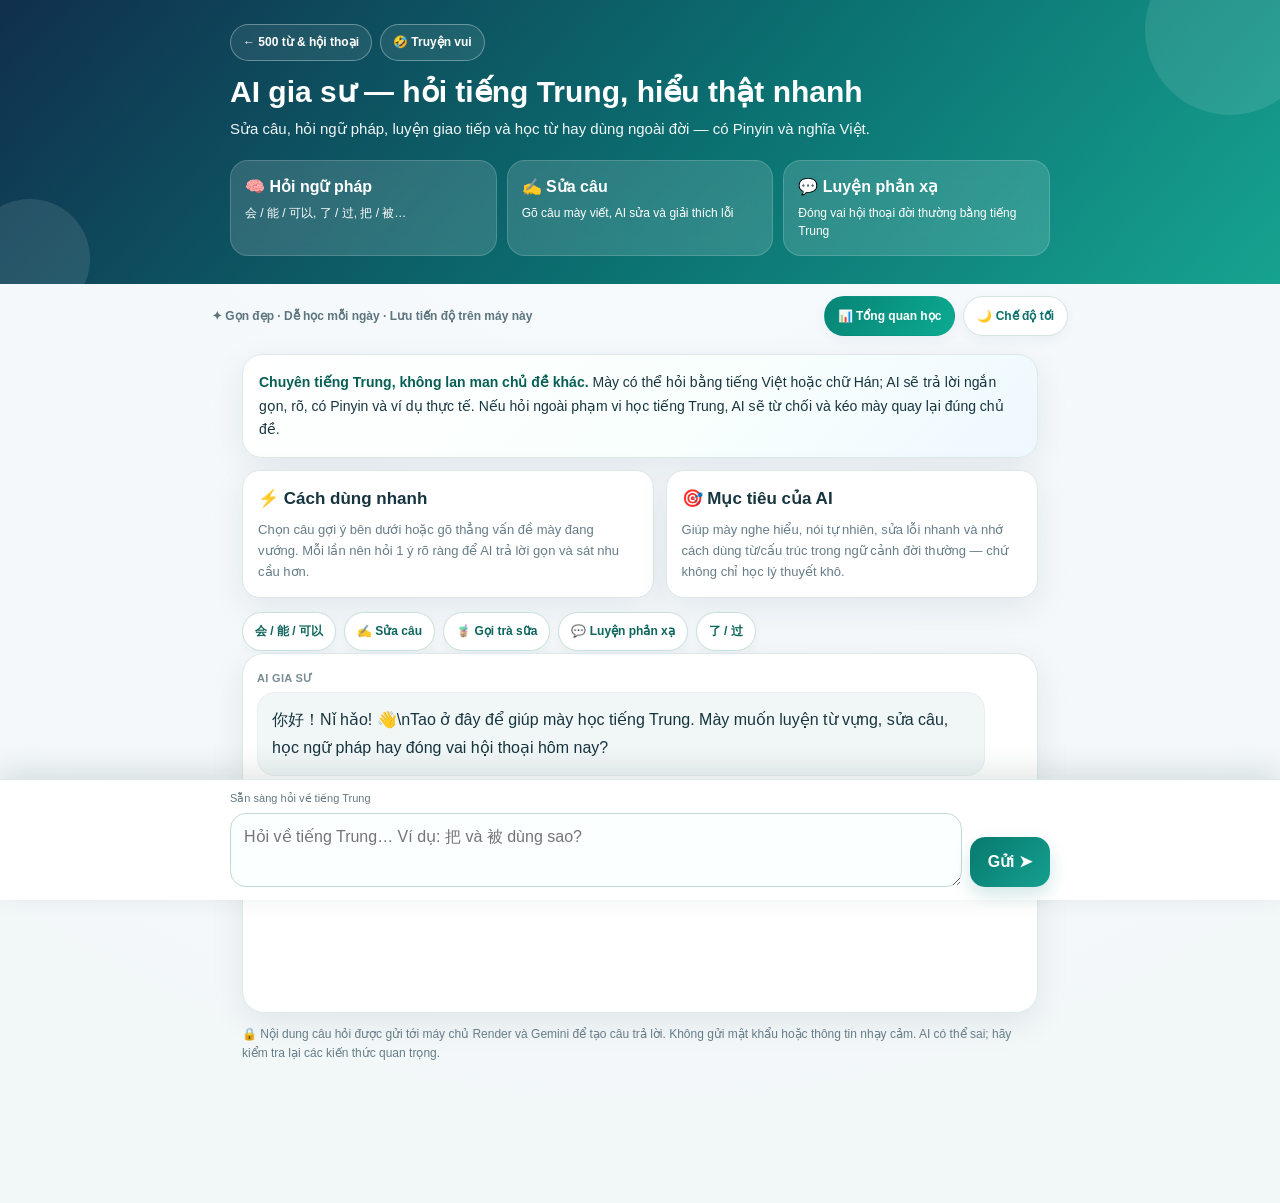
<file: ai.html>
<!doctype html>
<html lang="vi"><head><meta charset="utf-8"><meta name="viewport" content="width=device-width,initial-scale=1,viewport-fit=cover"><meta name="theme-color" content="#08796f"><meta name="referrer" content="no-referrer">
<title>AI gia sư tiếng Trung | HSK 1</title><meta name="description" content="Trợ lý AI chuyên tiếng Trung: luyện ngữ pháp, từ vựng, hội thoại và sửa câu kèm Pinyin, nghĩa Việt.">
<style>
:root{--ink:#17353e;--muted:#667d88;--green:#08796f;--green-2:#14a08f;--navy:#102f4d;--line:#dce9e8;--bg:#f4f8fb;--surface:#fff;--soft:#edf9f5;--soft-2:#eef7ff;--shadow:0 10px 34px rgba(12,42,53,.08)}*{box-sizing:border-box}html,body{margin:0;min-height:100%}body{font:16px/1.55 -apple-system,BlinkMacSystemFont,'Segoe UI',Arial,sans-serif;color:var(--ink);background:radial-gradient(circle at top,#f7fbff 0,#f4f8fb 48%,#f2f7f7 100%)}a{color:inherit;text-decoration:none}button,textarea{font:inherit}button{cursor:pointer}header{position:relative;overflow:hidden;background:linear-gradient(132deg,var(--navy) 0%,#0b6f70 54%,#16a390 100%);color:white;padding:24px 16px 28px}header:before,header:after{content:"";position:absolute;border-radius:999px;background:rgba(255,255,255,.1)}header:before{width:170px;height:170px;top:-55px;right:-35px}header:after{width:120px;height:120px;left:-30px;bottom:-35px}header .inside{position:relative;max-width:820px;margin:auto}.toplinks{display:flex;gap:8px;flex-wrap:wrap}.toplinks a{border:1px solid #ffffff55;background:#ffffff14;border-radius:999px;padding:8px 12px;font-size:12px;font-weight:800;backdrop-filter:blur(8px)}header h1{font-size:30px;margin:14px 0 8px;line-height:1.15}header p{margin:0;opacity:.94;font-size:15px;line-height:1.65;max-width:700px}.hero-tools{display:grid;grid-template-columns:repeat(3,minmax(0,1fr));gap:10px;margin-top:18px}.hero-tools .card{padding:14px;border-radius:18px;background:rgba(255,255,255,.14);border:1px solid rgba(255,255,255,.17);backdrop-filter:blur(10px)}.hero-tools b{display:block;font-size:16px}.hero-tools span{display:block;font-size:12px;margin-top:4px}.shell{max-width:820px;margin:0 auto;padding:18px 12px 128px}.intro{background:linear-gradient(135deg,#ffffff,#f8fffd 58%,#eef8ff 100%);border:1px solid var(--line);border-radius:20px;padding:16px;box-shadow:var(--shadow);margin-bottom:12px;font-size:14px;line-height:1.65}.intro b{color:#075e55}.panelgrid{display:grid;grid-template-columns:1.05fr .95fr;gap:12px;margin-bottom:12px}.mini{background:var(--surface);border:1px solid var(--line);border-radius:18px;padding:15px;box-shadow:var(--shadow)}.mini h2{font-size:17px;margin:0 0 8px}.mini p{margin:0;color:var(--muted);font-size:13px;line-height:1.6}.examples{display:flex;gap:8px;overflow-x:auto;padding:2px 0 2px;scrollbar-width:thin}.chip{white-space:nowrap;background:#fff;border:1px solid #c8e1dc;color:#0d655c;border-radius:999px;padding:9px 12px;font-size:12px;font-weight:800;box-shadow:0 3px 10px rgba(8,42,53,.04)}.messages{min-height:360px;background:#fff;border:1px solid var(--line);border-radius:22px;padding:16px 14px 20px;box-shadow:var(--shadow)}.msg{margin:0 0 16px;max-width:95%}.msg .who{color:#788a93;font-size:11px;font-weight:800;margin:0 0 5px;letter-spacing:.03em;text-transform:uppercase}.bubble{border-radius:18px;padding:13px 14px;background:#f1f6f6;overflow-wrap:anywhere;white-space:pre-wrap;line-height:1.74;border:1px solid rgba(220,231,234,.45)}.msg.user{margin-left:auto}.msg.user .who{text-align:right}.msg.user .bubble{background:#dff5eb;border-color:#c9eadc}.actions{display:flex;gap:10px;flex-wrap:wrap;margin:7px 0 0}.actions button{font-size:12px;background:none;color:#0a6a61;border:0;font-weight:800;padding:3px 1px}.note{font-size:12px;color:var(--muted);margin-top:12px;line-height:1.6}.compose{position:fixed;z-index:10;bottom:0;left:0;right:0;border-top:1px solid var(--line);background:rgba(255,255,255,.96);backdrop-filter:blur(16px);padding:10px max(12px,env(safe-area-inset-right)) max(13px,env(safe-area-inset-bottom));box-shadow:0 -8px 28px rgba(18,52,52,.12)}.compose .area{display:flex;align-items:end;gap:8px;max-width:820px;margin:auto}.compose textarea{flex:1;min-height:52px;max-height:132px;border:1px solid #c2d8d4;border-radius:16px;padding:11px 13px;resize:vertical;outline-offset:2px;background:#fbffff}.send{height:50px;padding:0 18px;color:white;background:linear-gradient(135deg,var(--green),var(--green-2));border:0;border-radius:15px;font-weight:800;box-shadow:0 8px 18px rgba(8,121,111,.18)}.send:disabled{opacity:.6;cursor:wait}.status{font-size:11px;max-width:820px;margin:auto;padding:0 0 6px;color:#647985}.error{color:#ab4a36!important}.spinner{display:inline-block;animation:pulse 1s infinite alternate}@keyframes pulse{to{opacity:.45}}@media(max-width:760px){header h1{font-size:26px}.hero-tools,.panelgrid{grid-template-columns:1fr}}</style><link rel="stylesheet" href="./premium.css"></head>
<body><header><div class="inside"><div class="toplinks"><a href="./index.html">← 500 từ & hội thoại</a><a href="./stories.html">🤣 Truyện vui</a></div><h1>AI gia sư — hỏi tiếng Trung, hiểu thật nhanh</h1><p>Sửa câu, hỏi ngữ pháp, luyện giao tiếp và học từ hay dùng ngoài đời — có Pinyin và nghĩa Việt.</p><div class="hero-tools"><div class="card"><b>🧠 Hỏi ngữ pháp</b><span>会 / 能 / 可以, 了 / 过, 把 / 被…</span></div><div class="card"><b>✍️ Sửa câu</b><span>Gõ câu mày viết, AI sửa và giải thích lỗi</span></div><div class="card"><b>💬 Luyện phản xạ</b><span>Đóng vai hội thoại đời thường bằng tiếng Trung</span></div></div></div></header><div class="premium-tools" role="navigation" aria-label="Công cụ học tập"><span class="premium-intro">✦ Gọn đẹp · Dễ học mỗi ngày · Lưu tiến độ trên máy này</span><div class="premium-actions"><a class="premium-pill premium-pill-primary" href="./dashboard.html">📊 Tổng quan học</a><button class="premium-pill" type="button" data-theme-toggle aria-pressed="false">🌙 Chế độ tối</button></div></div><main class="shell"><div class="intro"><b>Chuyên tiếng Trung, không lan man chủ đề khác.</b> Mày có thể hỏi bằng tiếng Việt hoặc chữ Hán; AI sẽ trả lời ngắn gọn, rõ, có Pinyin và ví dụ thực tế. Nếu hỏi ngoài phạm vi học tiếng Trung, AI sẽ từ chối và kéo mày quay lại đúng chủ đề.</div><div class="panelgrid"><section class="mini"><h2>⚡ Cách dùng nhanh</h2><p>Chọn câu gợi ý bên dưới hoặc gõ thẳng vấn đề mày đang vướng. Mỗi lần nên hỏi 1 ý rõ ràng để AI trả lời gọn và sát nhu cầu hơn.</p></section><section class="mini"><h2>🎯 Mục tiêu của AI</h2><p>Giúp mày nghe hiểu, nói tự nhiên, sửa lỗi nhanh và nhớ cách dùng từ/cấu trúc trong ngữ cảnh đời thường — chứ không chỉ học lý thuyết khô.</p></section></div><div class="examples" aria-label="Câu hỏi gợi ý"><button class="chip" data-example="Giải thích khác nhau giữa 会, 能 và 可以, cho ví dụ đời thường nhé.">会 / 能 / 可以</button><button class="chip" data-example="Tao viết: 我昨天去学校了. Câu này đúng chưa? Giải thích ngữ pháp và Pinyin.">✍️ Sửa câu</button><button class="chip" data-example="Dạy tao 5 câu gọi trà sữa ở Trung Quốc, có Pinyin và nghĩa Việt.">🧋 Gọi trà sữa</button><button class="chip" data-example="Luyện hội thoại tiếng Trung khi đi ăn: mày hỏi từng câu, tao trả lời, rồi sửa lỗi.">💬 Luyện phản xạ</button><button class="chip" data-example="Giải thích thật dễ nhớ cách phân biệt 了 và 过 nhé.">了 / 过</button></div>
<div class="messages" id="messages" aria-live="polite"><div class="msg"><div class="who">AI gia sư</div><div class="bubble">你好！Nǐ hǎo! 👋\nTao ở đây để giúp mày học tiếng Trung. Mày muốn luyện từ vựng, sửa câu, học ngữ pháp hay đóng vai hội thoại hôm nay?</div></div></div><p class="note">🔒 Nội dung câu hỏi được gửi tới máy chủ Render và Gemini để tạo câu trả lời. Không gửi mật khẩu hoặc thông tin nhạy cảm. AI có thể sai; hãy kiểm tra lại các kiến thức quan trọng.</p></main>
<div class="compose"><div class="status" id="status">Sẵn sàng hỏi về tiếng Trung</div><form class="area" id="form"><textarea id="question" rows="2" maxlength="800" placeholder="Hỏi về tiếng Trung… Ví dụ: 把 và 被 dùng sao?" aria-label="Câu hỏi về tiếng Trung" required></textarea><button class="send" id="send" type="submit">Gửi ➤</button></form></div>
<script>
(function(){
'use strict';
const API_URL='https://hsk1-gemini-tutor-api.onrender.com/api/chat';
const box=document.getElementById('messages'), input=document.getElementById('question'),form=document.getElementById('form'),send=document.getElementById('send'),status=document.getElementById('status');
const history=[];let pending=false;
function append(role,txt){const el=document.createElement('div');el.className='msg '+role;const label=document.createElement('div');label.className='who';label.textContent=role==='user'?'Mày':'AI gia sư';const bubble=document.createElement('div');bubble.className='bubble';bubble.textContent=txt;el.append(label,bubble);if(role!=='user'){const act=document.createElement('div');act.className='actions';const b=document.createElement('button');b.type='button';b.textContent='🔊 Nghe câu tiếng Trung';b.addEventListener('click',()=>speakChinese(txt));const c=document.createElement('button');c.type='button';c.textContent='📋 Sao chép';c.addEventListener('click',()=>{navigator.clipboard?.writeText(txt).catch(()=>{});});act.append(b,c);el.appendChild(act);}box.appendChild(el);el.scrollIntoView({behavior:'smooth',block:'nearest'});return el;}
function speakChinese(s){if(!('speechSynthesis' in window)){status.textContent='Safari chưa hỗ trợ giọng đọc trên trang này.';return;}const cn=(s.match(/[\u3400-\u9fff]+[，。？！、；：\s]*/g)||[]).join(' ').trim();if(!cn){status.textContent='Chưa có câu tiếng Trung để nghe.';return;}speechSynthesis.cancel();const u=new SpeechSynthesisUtterance(cn);u.lang='zh-CN';u.rate=.88;const voices=speechSynthesis.getVoices();u.voice=voices.find(v=>/^zh[-_]CN/i.test(v.lang))||voices.find(v=>/^zh/i.test(v.lang))||null;speechSynthesis.speak(u);}
function setBusy(b,t){pending=b;send.disabled=b;send.textContent=b?'Đang hỏi…':'Gửi ➤';status.classList.toggle('error',false);status.textContent=t||'';}
async function ask(raw){const msg=raw.trim();if(!msg||pending)return;append('user',msg);input.value='';setBusy(true,'AI đang suy nghĩ…');try{const ctl=new AbortController();const timeout=setTimeout(()=>ctl.abort(),40000);let res;try{res=await fetch(API_URL,{method:'POST',headers:{'Content-Type':'application/json'},body:JSON.stringify({message:msg,history:history.slice(-6)}),signal:ctl.signal});}finally{clearTimeout(timeout)}const data=await res.json().catch(()=>({}));if(!res.ok)throw new Error(data.error||'Không kết nối được tới Gemini.');const answer=String(data.answer||'').trim();if(!answer)throw new Error('AI không trả lời.');append('model',answer);history.push({role:'user',text:msg},{role:'model',text:answer});if(history.length>12)history.splice(0,history.length-12);setBusy(false,'Xong! Hỏi tiếp về tiếng Trung nhé.');}catch(e){append('model','⚠️ '+(e.name==='AbortError'?'Máy chủ phản hồi chậm. Mày thử lại nhé.':e.message||'Có lỗi xảy ra.'));setBusy(false,'Chưa gửi được câu hỏi.');status.classList.add('error');}}
form.addEventListener('submit',e=>{e.preventDefault();ask(input.value);});
document.querySelectorAll('[data-example]').forEach(btn=>btn.addEventListener('click',()=>{input.value=btn.dataset.example;input.focus();}));
})();
</script><script src="./premium.js" defer></script></body></html>
</file>
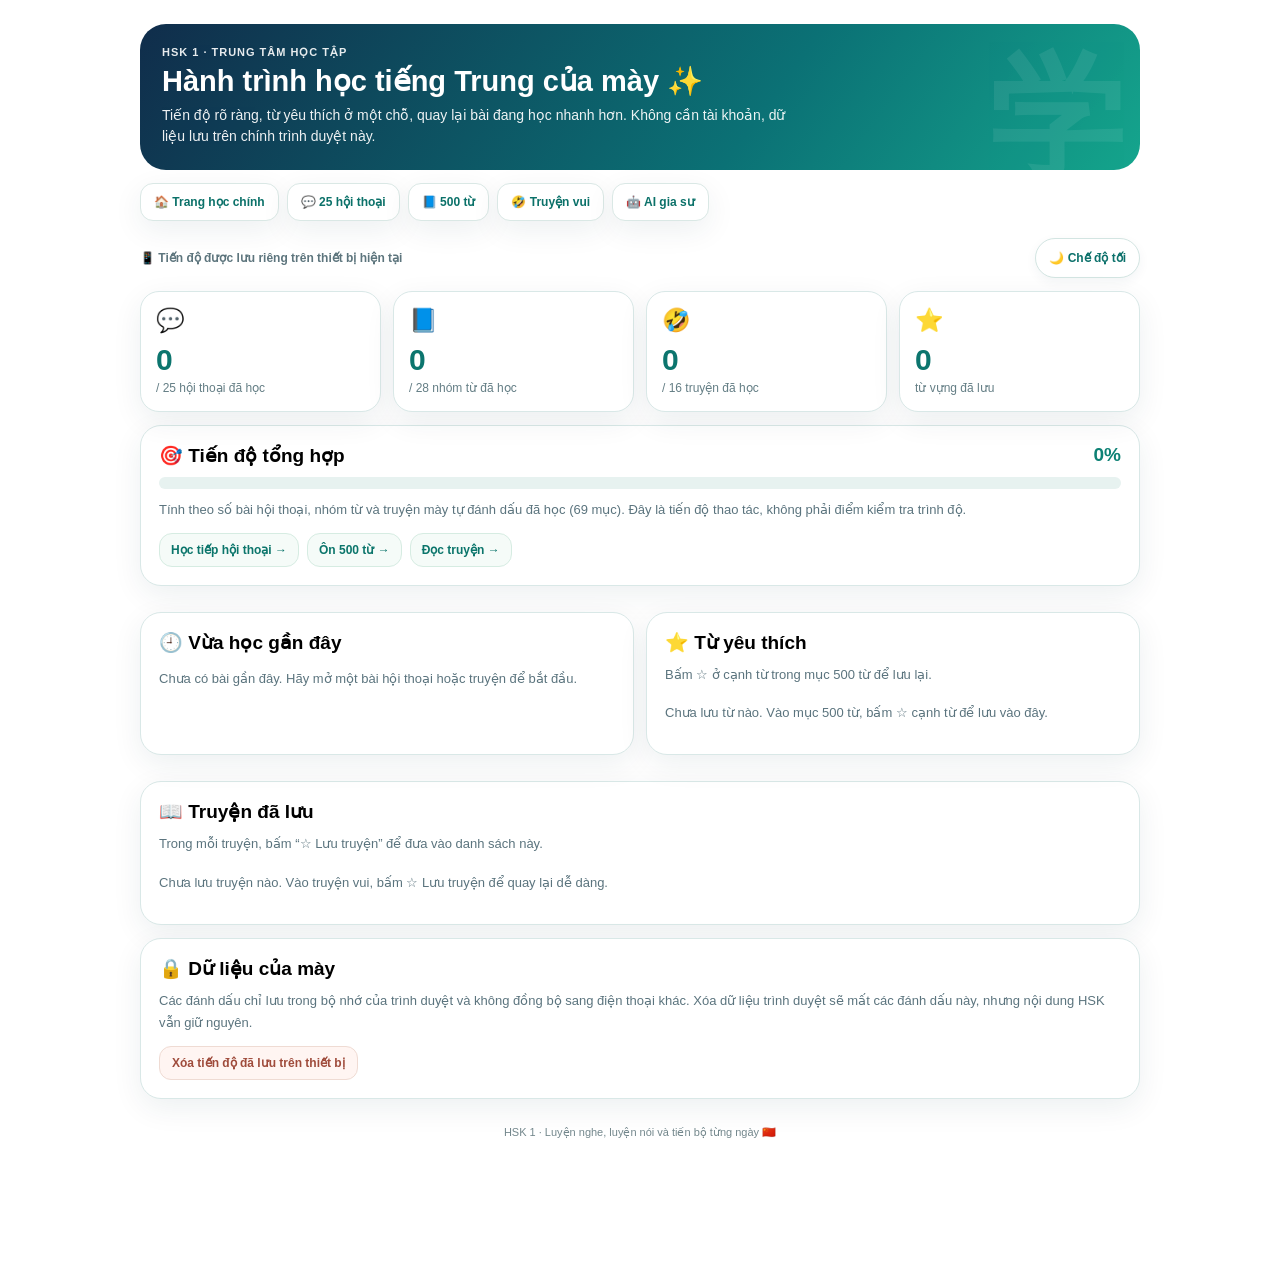
<file: dashboard.html>
<!doctype html><html lang="vi"><head><meta charset="utf-8"><meta name="viewport" content="width=device-width,initial-scale=1,viewport-fit=cover"><meta name="theme-color" content="#08796f"><meta name="referrer" content="no-referrer"><title>Tổng quan học tập · HSK 1</title><meta name="description" content="Theo dõi 25 bài hội thoại, 28 nhóm từ, 16 truyện và từ vựng yêu thích của bạn."><link rel="stylesheet" href="./premium.css"></head><body>
<main id="dashboard" class="dashboard-main"><section class="dashboard-head"><div class="dashboard-eyebrow">HSK 1 · Trung tâm học tập</div><h1>Hành trình học tiếng Trung của mày ✨</h1><p>Tiến độ rõ ràng, từ yêu thích ở một chỗ, quay lại bài đang học nhanh hơn. Không cần tài khoản, dữ liệu lưu trên chính trình duyệt này.</p></section>
<nav class="dashboard-nav" aria-label="Chuyển trang"><a href="./index.html">🏠 Trang học chính</a><a href="./index.html#lessons">💬 25 hội thoại</a><a href="./index.html#words">📘 500 từ</a><a href="./stories.html">🤣 Truyện vui</a><a href="./ai.html">🤖 AI gia sư</a></nav>
<div class="premium-tools" style="padding:0;margin:0 0 13px;max-width:none"><span class="premium-intro">📱 Tiến độ được lưu riêng trên thiết bị hiện tại</span><div class="premium-actions"><button class="premium-pill" type="button" data-theme-toggle aria-pressed="false">🌙 Chế độ tối</button></div></div>
<section class="dashboard-grid" aria-label="Số liệu học tập"><article class="dashboard-stat"><div class="icon">💬</div><strong id="d-lessons">0</strong><span>/ 25 hội thoại đã học</span></article><article class="dashboard-stat"><div class="icon">📘</div><strong id="d-groups">0</strong><span>/ 28 nhóm từ đã học</span></article><article class="dashboard-stat"><div class="icon">🤣</div><strong id="d-stories">0</strong><span>/ 16 truyện đã học</span></article><article class="dashboard-stat"><div class="icon">⭐</div><strong id="d-words">0</strong><span>từ vựng đã lưu</span></article></section>
<section class="dashboard-card"><h2>🎯 Tiến độ tổng hợp <span id="d-percentage" style="float:right;color:#0d8174">0%</span></h2><div class="dashboard-progress" aria-label="Thanh tiến độ" role="progressbar" aria-valuemin="0" aria-valuemax="100"><i id="d-progress" style="width:0%"></i></div><p>Tính theo số bài hội thoại, nhóm từ và truyện mày tự đánh dấu đã học (69 mục). Đây là tiến độ thao tác, không phải điểm kiểm tra trình độ.</p><div class="dashboard-links"><a href="./index.html#lessons">Học tiếp hội thoại →</a><a href="./index.html#words">Ôn 500 từ →</a><a href="./stories.html">Đọc truyện →</a></div></section>
<section class="dashboard-columns"><article class="dashboard-card"><h2>🕘 Vừa học gần đây</h2><div class="dashboard-links" id="d-recent"><p class="dashboard-muted">Đang tải…</p></div></article><article class="dashboard-card"><h2>⭐ Từ yêu thích</h2><p>Bấm ☆ ở cạnh từ trong mục 500 từ để lưu lại.</p><div class="dashboard-links" id="d-saved-words"><p class="dashboard-muted">Đang tải…</p></div></article></section>
<section class="dashboard-card"><h2>📖 Truyện đã lưu</h2><p>Trong mỗi truyện, bấm “☆ Lưu truyện” để đưa vào danh sách này.</p><div class="dashboard-links" id="d-saved-stories"><p class="dashboard-muted">Đang tải…</p></div></section>
<section class="dashboard-card"><h2>🔒 Dữ liệu của mày</h2><p>Các đánh dấu chỉ lưu trong bộ nhớ của trình duyệt và không đồng bộ sang điện thoại khác. Xóa dữ liệu trình duyệt sẽ mất các đánh dấu này, nhưng nội dung HSK vẫn giữ nguyên.</p><button class="dashboard-reset" id="dashboard-reset" type="button">Xóa tiến độ đã lưu trên thiết bị</button></section>
<div class="dashboard-footer">HSK 1 · Luyện nghe, luyện nói và tiến bộ từng ngày 🇨🇳</div></main><script src="./premium.js" defer></script></body></html>
</file>
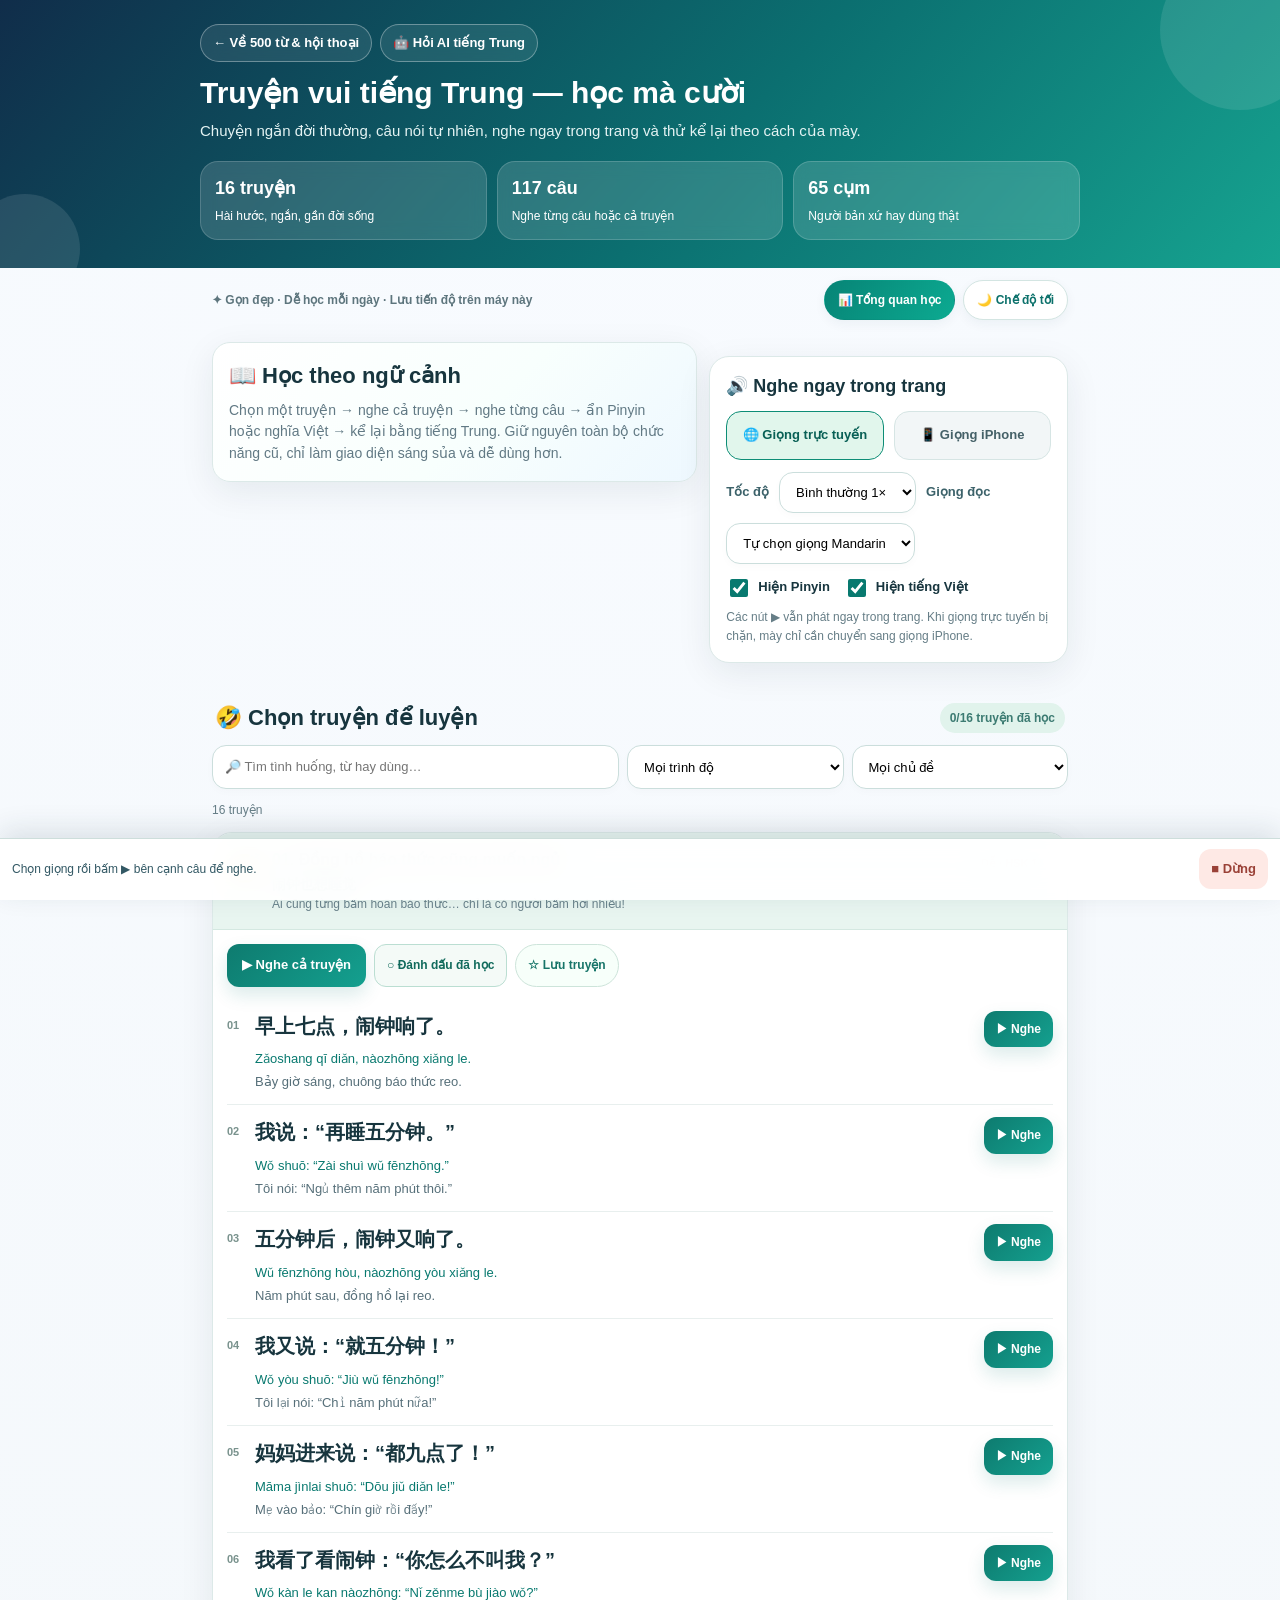
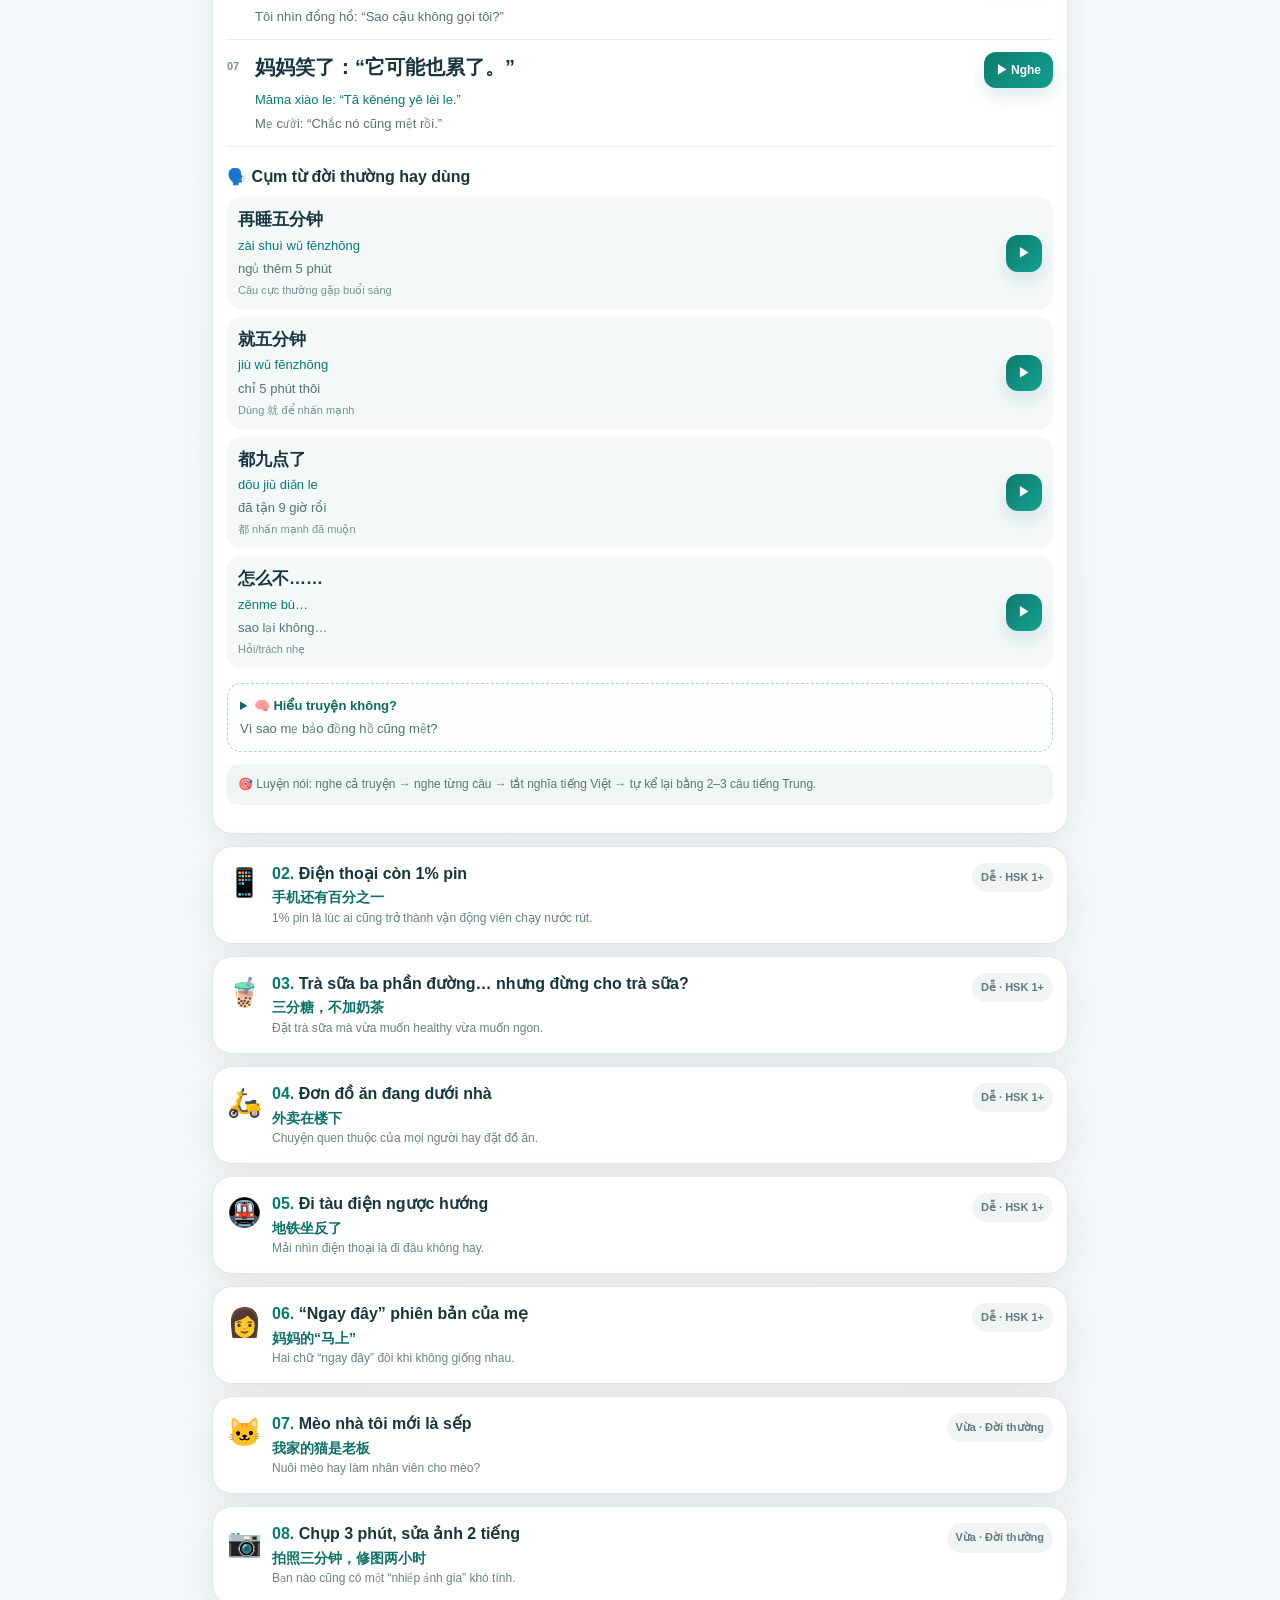
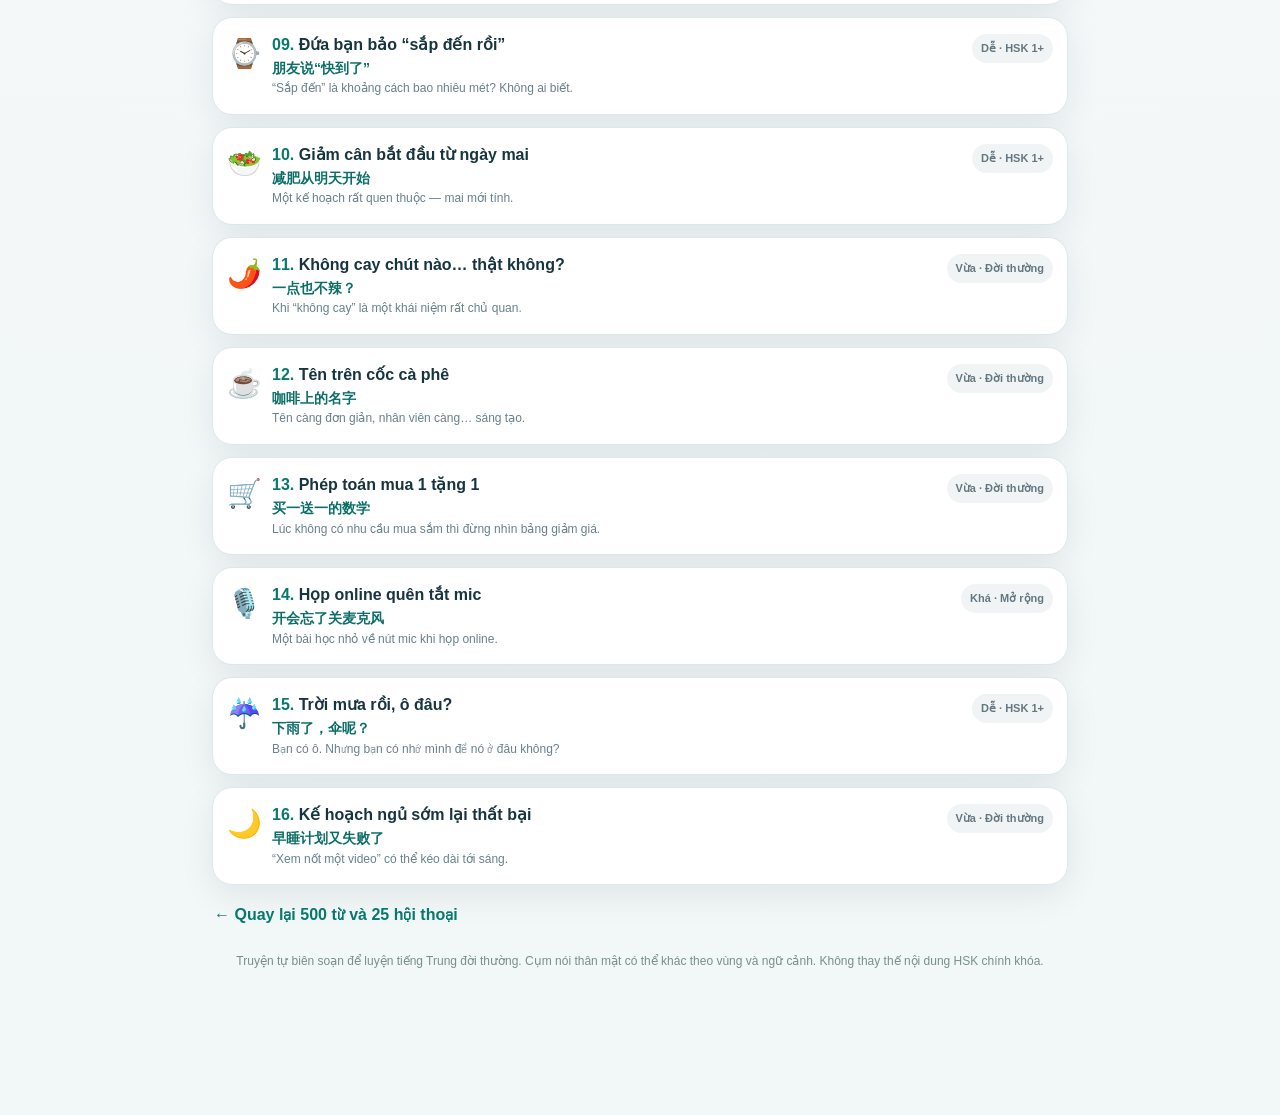
<file: stories.html>
<!doctype html><html lang="vi"><head><meta charset="utf-8"><meta name="viewport" content="width=device-width,initial-scale=1,viewport-fit=cover"><meta name="color-scheme" content="light"><meta name="referrer" content="no-referrer"><title>Truyện vui đời thường · Học tiếng Trung HSK 1</title><meta name="description" content="16 truyện ngắn tiếng Trung hài hước đời thường, có Pinyin, nghĩa tiếng Việt, từ/cụm người bản xứ thường dùng và nút nghe từng câu."><style>
:root{--ink:#17353e;--muted:#617984;--line:#dce9e8;--brand:#08796f;--brand-2:#15a08f;--bg:#f4f8fb;--soft:#e8f5f0;--soft-2:#eef8ff;--shadow:0 10px 35px rgba(12,42,53,.08);--radius:20px}*{box-sizing:border-box}html{scroll-behavior:smooth}body{margin:0;background:radial-gradient(circle at top,#f8fbff 0,#f4f8fb 48%,#f2f7f7 100%);color:var(--ink);font:16px/1.55 -apple-system,BlinkMacSystemFont,"Segoe UI",Arial,sans-serif}button,input,select{font:inherit}button{cursor:pointer}.hero{position:relative;overflow:hidden;background:linear-gradient(132deg,#102d4a 0%,#0b6f70 56%,#16a390 100%);color:white;padding:24px 16px 28px}.hero:before,.hero:after{content:"";position:absolute;border-radius:999px;background:rgba(255,255,255,.1)}.hero:before{width:160px;height:160px;right:-40px;top:-50px}.hero:after{width:110px;height:110px;left:-30px;bottom:-36px}.hero>.inner{position:relative;max-width:880px;margin:auto}.hero h1{font-size:30px;line-height:1.15;margin:14px 0 8px}.hero p{margin:0;font-size:15px;line-height:1.65;color:#e4f3f3;max-width:760px}.toplinks{display:flex;gap:8px;flex-wrap:wrap}.back{color:white;text-decoration:none;display:inline-flex;padding:8px 12px;border:1px solid #ffffff55;border-radius:999px;background:#ffffff16;font-size:13px;font-weight:800;backdrop-filter:blur(10px)}.hero-stats{display:grid;grid-template-columns:repeat(3,minmax(0,1fr));gap:10px;margin-top:18px}.hero-stat{padding:13px 14px;border-radius:18px;background:rgba(255,255,255,.14);border:1px solid rgba(255,255,255,.17);backdrop-filter:blur(8px)}.hero-stat b{display:block;font-size:18px}.hero-stat span{display:block;font-size:12px;margin-top:4px}.wrap{max-width:880px;margin:auto;padding:18px 12px 120px}.panel,.story{border:1px solid var(--line);background:#fff;border-radius:var(--radius);box-shadow:var(--shadow)}.panel{padding:16px;margin:14px 0}.panel h2{font-size:18px;margin:0 0 10px}.modes{display:grid;grid-template-columns:repeat(2,minmax(0,1fr));gap:10px}.mode{background:#f2f6f7;border:1px solid #d6e5e4;border-radius:15px;color:#456168;padding:13px 8px;font-size:13px;font-weight:800}.mode.active{color:#096056;background:#e1f6ec;border-color:#0d8d76}.settingsrow{display:flex;gap:10px;align-items:center;flex-wrap:wrap;margin:12px 0}.settingsrow label{font-size:13px;color:#3c626a;font-weight:700}.settingsrow select,.filters select,.filters input{padding:11px 12px;border:1px solid #cbdedc;border-radius:14px;background:white;font-size:13px;box-shadow:0 3px 8px rgba(6,44,55,.02)}.settingsrow select{max-width:220px}.settingchecks{display:flex;gap:14px;flex-wrap:wrap}.settingchecks label{font-size:13px;font-weight:800;display:flex;align-items:center;gap:7px}.settingchecks input{accent-color:var(--brand);width:18px;height:18px}.note{color:#667e87;font-size:12px;line-height:1.6;margin:8px 0 0}.toolbar{display:grid;grid-template-columns:1.15fr .85fr;gap:12px;align-items:start;margin-top:4px}.summary-card{padding:16px;border-radius:18px;background:linear-gradient(135deg,#fff,#f8fffd 55%,#eef8ff 100%);border:1px solid var(--line);box-shadow:var(--shadow)}.summary-card h2{font-size:22px;margin:0 0 6px}.summary-card p{margin:0;color:var(--muted);font-size:14px}.heading{display:flex;gap:10px;align-items:center;flex-wrap:wrap;justify-content:space-between;margin:24px 3px 8px}.heading h2{font-size:22px;margin:0}.heading .stat{font-size:12px;color:#3c7b72;background:#e1f3ec;border-radius:999px;padding:6px 10px;font-weight:800}.filters{display:flex;gap:8px;flex-wrap:wrap;margin:10px 0 12px}.filters input{flex:2;min-width:160px}.filters select{flex:1;min-width:130px}.story{overflow:hidden;margin:12px 0;scroll-margin-top:12px}.story>details>summary{list-style:none;cursor:pointer;display:flex;align-items:flex-start;gap:10px;padding:16px 14px}.story>details>summary::-webkit-details-marker{display:none}.story>details[open]>summary{background:var(--soft);border-bottom:1px solid #d4e8e1}.story-emoji{font-size:28px;line-height:1.4}.story-title{flex:1;min-width:0;display:block}.story-title strong{font-size:16px;display:block;line-height:1.4}.story-title .id{color:#08796f}.subtitle{display:block;font-size:12px;color:#68818a;line-height:1.45;margin-top:2px}.story-title .subtitle[lang]{font-size:14px;font-weight:700;color:#0b6f67}.level{font-size:11px;white-space:nowrap;background:#f1f4f5;border-radius:999px;padding:6px 9px;color:#637781;font-weight:800}.story-body{padding:14px 14px 16px}.actions{display:flex;gap:8px;flex-wrap:wrap;margin-bottom:12px}.play{background:linear-gradient(135deg,#0e7b6f,#14a08f);border:0;color:white;font-size:12px;font-weight:800;padding:9px 12px;border-radius:12px;min-height:36px;box-shadow:0 8px 18px rgba(14,123,111,.15)}.play:active{opacity:.75}.play.big{padding:11px 15px;font-size:13px}.done{background:#f4faf7;border:1px solid #bbded2;color:#116a5c;border-radius:12px;padding:9px 12px;font-size:12px;font-weight:800}.done[aria-pressed=true]{background:#dff5e8;border-color:#43a67c}.line{padding:12px 0;border-bottom:1px solid #e8efee}.line-top{display:flex;align-items:flex-start;gap:8px}.line-num{font-size:11px;color:#79928d;min-width:20px;padding-top:6px;font-weight:800}.zh{font-size:20px;font-weight:800;line-height:1.55;flex:1;overflow-wrap:anywhere}.py{font-size:13px;color:#08796f;margin-top:2px}.line>.py,.line>.vi{margin-left:28px}.vi{font-size:13px;color:#566f79;margin-top:3px}.story-body h3{font-size:16px;margin:18px 0 8px}.phrases{display:grid;gap:8px}.phrase{display:flex;justify-content:space-between;gap:10px;align-items:center;padding:10px 11px;border-radius:14px;background:#f4f8f8}.phrase b{font-size:17px;display:block}.phrase .py,.phrase .vi,.phrase small{display:block}.phrase small{font-size:11px;color:#789098;margin-top:3px}.phrase .play{flex-shrink:0}.answer{border-radius:14px;border:1px dashed #aed6cb;margin:15px 0 10px;overflow:hidden;background:#fcfffd}.answer summary{padding:12px;cursor:pointer;font-size:13px;font-weight:800;color:#126b60}.answer summary span{display:block;font-weight:500;color:#4e7370;margin-top:3px}.answer p{padding:0 12px 12px;margin:0;font-size:13px}.tip{font-size:12px;color:#5d7479;background:#f0f6f4;padding:11px;border-radius:11px}.hidevi .vi{display:none}.hidepy .py{display:none}.story.hidden{display:none}.empty{display:none;padding:24px;text-align:center;color:#738a92}.empty.visible{display:block}.bottom{position:fixed;bottom:0;left:0;right:0;z-index:99;background:rgba(255,255,255,.96);backdrop-filter:blur(16px);border-top:1px solid #cddedb;box-shadow:0 -8px 28px rgba(23,53,62,.12);display:flex;align-items:center;gap:8px;padding:10px 12px max(11px,env(safe-area-inset-bottom))}.bottom span{font-size:12px;flex:1;max-height:48px;overflow:hidden;color:#325864}.stop{border:0;border-radius:12px;background:#fee9e5;color:#9a4137;padding:10px 12px;font-size:13px;font-weight:800}footer{font-size:12px;text-align:center;color:#78908a;padding:24px 0}.backhome{display:inline-block;color:var(--brand);font-weight:800;text-decoration:none;margin:6px 2px 0}@media(max-width:760px){.hero h1{font-size:26px}.hero-stats,.toolbar{grid-template-columns:1fr}.modes{grid-template-columns:1fr}.level{display:none}.zh{font-size:18px}.story-title strong{font-size:14px}}</style><link rel="stylesheet" href="./premium.css"></head><body><header class="hero"><div class="inner"><div class="toplinks"><a class="back" href="./index.html">← Về 500 từ & hội thoại</a><a class="back" href="./ai.html">🤖 Hỏi AI tiếng Trung</a></div><h1>Truyện vui tiếng Trung — học mà cười</h1><p>Chuyện ngắn đời thường, câu nói tự nhiên, nghe ngay trong trang và thử kể lại theo cách của mày.</p><div class="hero-stats"><div class="hero-stat"><b>16 truyện</b><span>Hài hước, ngắn, gần đời sống</span></div><div class="hero-stat"><b>117 câu</b><span>Nghe từng câu hoặc cả truyện</span></div><div class="hero-stat"><b>65 cụm</b><span>Người bản xứ hay dùng thật</span></div></div></div></header><div class="premium-tools" role="navigation" aria-label="Công cụ học tập"><span class="premium-intro">✦ Gọn đẹp · Dễ học mỗi ngày · Lưu tiến độ trên máy này</span><div class="premium-actions"><a class="premium-pill premium-pill-primary" href="./dashboard.html">📊 Tổng quan học</a><button class="premium-pill" type="button" data-theme-toggle aria-pressed="false">🌙 Chế độ tối</button></div></div><main class="wrap"><div class="toolbar"><section class="summary-card"><h2>📖 Học theo ngữ cảnh</h2><p>Chọn một truyện → nghe cả truyện → nghe từng câu → ẩn Pinyin hoặc nghĩa Việt → kể lại bằng tiếng Trung. Giữ nguyên toàn bộ chức năng cũ, chỉ làm giao diện sáng sủa và dễ dùng hơn.</p></section><section class="panel"><h2>🔊 Nghe ngay trong trang</h2><div class="modes"><button type="button" class="mode active" data-mode="online">🌐 Giọng trực tuyến</button><button type="button" class="mode" data-mode="device">📱 Giọng iPhone</button></div><div class="settingsrow"><label for="rate">Tốc độ</label><select id="rate"><option value="0.85">Chậm 0,85×</option><option value="1" selected>Bình thường 1×</option><option value="1.15">Nhanh 1,15×</option></select><label for="voice">Giọng đọc</label><select id="voice"><option value="">Tự chọn Mandarin</option></select></div><div class="settingchecks"><label><input type="checkbox" id="togglePy" checked> Hiện Pinyin</label><label><input type="checkbox" id="toggleVi" checked> Hiện tiếng Việt</label></div><p class="note">Các nút ▶ vẫn phát ngay trong trang. Khi giọng trực tuyến bị chặn, mày chỉ cần chuyển sang giọng iPhone.</p></section></div><div class="heading"><h2>🤣 Chọn truyện để luyện</h2><span id="progress" class="stat">0/16 truyện đã học</span></div><div class="filters"><input type="search" id="search" placeholder="🔎 Tìm tình huống, từ hay dùng…" aria-label="Tìm truyện"><select id="level" aria-label="Lọc độ khó"><option value="">Mọi trình độ</option><option value="1">Dễ · HSK 1+</option><option value="2">Vừa · Đời thường</option><option value="3">Khá · Mở rộng</option></select><select id="topic" aria-label="Lọc chủ đề"><option value="">Mọi chủ đề</option><option value="Bạn bè">Bạn bè</option><option value="Công việc">Công việc</option><option value="Gia đình">Gia đình</option><option value="Mua sắm">Mua sắm</option><option value="Thú cưng">Thú cưng</option><option value="Ăn uống">Ăn uống</option><option value="Đi lại">Đi lại</option><option value="Điện thoại">Điện thoại</option><option value="Ở nhà">Ở nhà</option></select></div><p class="note" id="resultCount">16 truyện</p><div id="stories"><article class="story" data-level="1" data-topic="Ở nhà" id="story-01"><details open><summary><span class="story-emoji">😴</span><span class="story-title"><strong><span class="id">01.</span> Đồng hồ báo thức cũng muốn ngủ</strong><span class="subtitle" lang="zh-CN">闹钟也想睡觉</span><span class="subtitle">Ai cũng từng bấm hoãn báo thức… chỉ là có người bấm hơi nhiều!</span></span><span class="level">Dễ · HSK 1+</span></summary><div class="story-body"><div class="actions"><button type="button" class="play big" data-playstory="1">▶ Nghe cả truyện</button><button type="button" class="done" data-done="1" aria-pressed="false">○ Đánh dấu đã học</button></div><div class="speechlines"><div class="line" lang="zh-CN"><div class="line-top"><span class="line-num">01</span><div class="zh">早上七点，闹钟响了。</div><button class="play" type="button" data-utterance="早上七点，闹钟响了。" title="Nghe câu 1" aria-label="Nghe câu 1">▶ Nghe</button></div><div class="py">Zǎoshang qī diǎn, nàozhōng xiǎng le.</div><div class="vi">Bảy giờ sáng, chuông báo thức reo.</div></div><div class="line" lang="zh-CN"><div class="line-top"><span class="line-num">02</span><div class="zh">我说：“再睡五分钟。”</div><button class="play" type="button" data-utterance="我说：“再睡五分钟。”" title="Nghe câu 2" aria-label="Nghe câu 2">▶ Nghe</button></div><div class="py">Wǒ shuō: “Zài shuì wǔ fēnzhōng.”</div><div class="vi">Tôi nói: “Ngủ thêm năm phút thôi.”</div></div><div class="line" lang="zh-CN"><div class="line-top"><span class="line-num">03</span><div class="zh">五分钟后，闹钟又响了。</div><button class="play" type="button" data-utterance="五分钟后，闹钟又响了。" title="Nghe câu 3" aria-label="Nghe câu 3">▶ Nghe</button></div><div class="py">Wǔ fēnzhōng hòu, nàozhōng yòu xiǎng le.</div><div class="vi">Năm phút sau, đồng hồ lại reo.</div></div><div class="line" lang="zh-CN"><div class="line-top"><span class="line-num">04</span><div class="zh">我又说：“就五分钟！”</div><button class="play" type="button" data-utterance="我又说：“就五分钟！”" title="Nghe câu 4" aria-label="Nghe câu 4">▶ Nghe</button></div><div class="py">Wǒ yòu shuō: “Jiù wǔ fēnzhōng!”</div><div class="vi">Tôi lại nói: “Chỉ năm phút nữa!”</div></div><div class="line" lang="zh-CN"><div class="line-top"><span class="line-num">05</span><div class="zh">妈妈进来说：“都九点了！”</div><button class="play" type="button" data-utterance="妈妈进来说：“都九点了！”" title="Nghe câu 5" aria-label="Nghe câu 5">▶ Nghe</button></div><div class="py">Māma jìnlai shuō: “Dōu jiǔ diǎn le!”</div><div class="vi">Mẹ vào bảo: “Chín giờ rồi đấy!”</div></div><div class="line" lang="zh-CN"><div class="line-top"><span class="line-num">06</span><div class="zh">我看了看闹钟：“你怎么不叫我？”</div><button class="play" type="button" data-utterance="我看了看闹钟：“你怎么不叫我？”" title="Nghe câu 6" aria-label="Nghe câu 6">▶ Nghe</button></div><div class="py">Wǒ kàn le kan nàozhōng: “Nǐ zěnme bù jiào wǒ?”</div><div class="vi">Tôi nhìn đồng hồ: “Sao cậu không gọi tôi?”</div></div><div class="line" lang="zh-CN"><div class="line-top"><span class="line-num">07</span><div class="zh">妈妈笑了：“它可能也累了。”</div><button class="play" type="button" data-utterance="妈妈笑了：“它可能也累了。”" title="Nghe câu 7" aria-label="Nghe câu 7">▶ Nghe</button></div><div class="py">Māma xiào le: “Tā kěnéng yě lèi le.”</div><div class="vi">Mẹ cười: “Chắc nó cũng mệt rồi.”</div></div></div><h3>🗣️ Cụm từ đời thường hay dùng</h3><div class="phrases"><div class="phrase"><div><b lang="zh-CN">再睡五分钟</b><span class="py">zài shuì wǔ fēnzhōng</span><span class="vi">ngủ thêm 5 phút</span><small>Câu cực thường gặp buổi sáng</small></div><button class="play small" type="button" data-utterance="再睡五分钟" aria-label="Nghe cụm 再睡五分钟">▶</button></div><div class="phrase"><div><b lang="zh-CN">就五分钟</b><span class="py">jiù wǔ fēnzhōng</span><span class="vi">chỉ 5 phút thôi</span><small>Dùng 就 để nhấn mạnh</small></div><button class="play small" type="button" data-utterance="就五分钟" aria-label="Nghe cụm 就五分钟">▶</button></div><div class="phrase"><div><b lang="zh-CN">都九点了</b><span class="py">dōu jiǔ diǎn le</span><span class="vi">đã tận 9 giờ rồi</span><small>都 nhấn mạnh đã muộn</small></div><button class="play small" type="button" data-utterance="都九点了" aria-label="Nghe cụm 都九点了">▶</button></div><div class="phrase"><div><b lang="zh-CN">怎么不……</b><span class="py">zěnme bù…</span><span class="vi">sao lại không…</span><small>Hỏi/trách nhẹ</small></div><button class="play small" type="button" data-utterance="怎么不……" aria-label="Nghe cụm 怎么不……">▶</button></div></div><details class="answer"><summary>🧠 Hiểu truyện không? <span>Vì sao mẹ bảo đồng hồ cũng mệt?</span></summary><p>Vì nhân vật cứ tắt/hoãn báo thức để ngủ thêm 5 phút.</p></details><p class="tip">🎯 Luyện nói: nghe cả truyện → nghe từng câu → tắt nghĩa tiếng Việt → tự kể lại bằng 2–3 câu tiếng Trung.</p></div></details></article><article class="story" data-level="1" data-topic="Điện thoại" id="story-02"><details ><summary><span class="story-emoji">📱</span><span class="story-title"><strong><span class="id">02.</span> Điện thoại còn 1% pin</strong><span class="subtitle" lang="zh-CN">手机还有百分之一</span><span class="subtitle">1% pin là lúc ai cũng trở thành vận động viên chạy nước rút.</span></span><span class="level">Dễ · HSK 1+</span></summary><div class="story-body"><div class="actions"><button type="button" class="play big" data-playstory="2">▶ Nghe cả truyện</button><button type="button" class="done" data-done="2" aria-pressed="false">○ Đánh dấu đã học</button></div><div class="speechlines"><div class="line" lang="zh-CN"><div class="line-top"><span class="line-num">01</span><div class="zh">我和朋友在外面吃饭。</div><button class="play" type="button" data-utterance="我和朋友在外面吃饭。" title="Nghe câu 1" aria-label="Nghe câu 1">▶ Nghe</button></div><div class="py">Wǒ hé péngyou zài wàimiàn chīfàn.</div><div class="vi">Tôi ăn cơm bên ngoài với bạn.</div></div><div class="line" lang="zh-CN"><div class="line-top"><span class="line-num">02</span><div class="zh">朋友说：“你手机还有电吗？”</div><button class="play" type="button" data-utterance="朋友说：“你手机还有电吗？”" title="Nghe câu 2" aria-label="Nghe câu 2">▶ Nghe</button></div><div class="py">Péngyou shuō: “Nǐ shǒujī hái yǒu diàn ma?”</div><div class="vi">Bạn hỏi: “Điện thoại còn pin không?”</div></div><div class="line" lang="zh-CN"><div class="line-top"><span class="line-num">03</span><div class="zh">我说：“还有百分之一，没事！”</div><button class="play" type="button" data-utterance="我说：“还有百分之一，没事！”" title="Nghe câu 3" aria-label="Nghe câu 3">▶ Nghe</button></div><div class="py">Wǒ shuō: “Hái yǒu bǎifēn zhī yī, méi shì!”</div><div class="vi">Tôi nói: “Còn 1%, không sao!”</div></div><div class="line" lang="zh-CN"><div class="line-top"><span class="line-num">04</span><div class="zh">朋友问：“那你怎么回家？”</div><button class="play" type="button" data-utterance="朋友问：“那你怎么回家？”" title="Nghe câu 4" aria-label="Nghe câu 4">▶ Nghe</button></div><div class="py">Péngyou wèn: “Nà nǐ zěnme huí jiā?”</div><div class="vi">Bạn hỏi: “Thế về nhà bằng cách nào?”</div></div><div class="line" lang="zh-CN"><div class="line-top"><span class="line-num">05</span><div class="zh">我说：“我打车啊。”</div><button class="play" type="button" data-utterance="我说：“我打车啊。”" title="Nghe câu 5" aria-label="Nghe câu 5">▶ Nghe</button></div><div class="py">Wǒ shuō: “Wǒ dǎchē a.”</div><div class="vi">Tôi nói: “Gọi xe chứ sao.”</div></div><div class="line" lang="zh-CN"><div class="line-top"><span class="line-num">06</span><div class="zh">话还没说完，手机关机了。</div><button class="play" type="button" data-utterance="话还没说完，手机关机了。" title="Nghe câu 6" aria-label="Nghe câu 6">▶ Nghe</button></div><div class="py">Huà hái méi shuō wán, shǒujī guānjī le.</div><div class="vi">Chưa nói hết câu, điện thoại tắt nguồn.</div></div><div class="line" lang="zh-CN"><div class="line-top"><span class="line-num">07</span><div class="zh">朋友看着我：“现在你打算怎么办？”</div><button class="play" type="button" data-utterance="朋友看着我：“现在你打算怎么办？”" title="Nghe câu 7" aria-label="Nghe câu 7">▶ Nghe</button></div><div class="py">Péngyou kànzhe wǒ: “Xiànzài nǐ dǎsuàn zěnme bàn?”</div><div class="vi">Bạn nhìn tôi: “Giờ tính sao?”</div></div><div class="line" lang="zh-CN"><div class="line-top"><span class="line-num">08</span><div class="zh">我说：“先借我十块钱吧。”</div><button class="play" type="button" data-utterance="我说：“先借我十块钱吧。”" title="Nghe câu 8" aria-label="Nghe câu 8">▶ Nghe</button></div><div class="py">Wǒ shuō: “Xiān jiè wǒ shí kuài qián ba.”</div><div class="vi">Tôi nói: “Cho mượn trước 10 tệ đi.”</div></div></div><h3>🗣️ Cụm từ đời thường hay dùng</h3><div class="phrases"><div class="phrase"><div><b lang="zh-CN">没事</b><span class="py">méi shì</span><span class="vi">không sao đâu</span><small>Nói để trấn an</small></div><button class="play small" type="button" data-utterance="没事" aria-label="Nghe cụm 没事">▶</button></div><div class="phrase"><div><b lang="zh-CN">打车</b><span class="py">dǎchē</span><span class="vi">gọi xe/taxi</span><small>Cách nói rất thường gặp</small></div><button class="play small" type="button" data-utterance="打车" aria-label="Nghe cụm 打车">▶</button></div><div class="phrase"><div><b lang="zh-CN">关机了</b><span class="py">guānjī le</span><span class="vi">tắt nguồn rồi</span><small>Dùng cho điện thoại</small></div><button class="play small" type="button" data-utterance="关机了" aria-label="Nghe cụm 关机了">▶</button></div><div class="phrase"><div><b lang="zh-CN">怎么办</b><span class="py">zěnme bàn</span><span class="vi">làm sao đây</span><small>Câu sinh tồn trong đời thường</small></div><button class="play small" type="button" data-utterance="怎么办" aria-label="Nghe cụm 怎么办">▶</button></div></div><details class="answer"><summary>🧠 Hiểu truyện không? <span>Điện thoại tắt vào lúc nào?</span></summary><p>Ngay trước khi nhân vật nói hết câu về chuyện gọi xe.</p></details><p class="tip">🎯 Luyện nói: nghe cả truyện → nghe từng câu → tắt nghĩa tiếng Việt → tự kể lại bằng 2–3 câu tiếng Trung.</p></div></details></article><article class="story" data-level="1" data-topic="Ăn uống" id="story-03"><details ><summary><span class="story-emoji">🧋</span><span class="story-title"><strong><span class="id">03.</span> Trà sữa ba phần đường… nhưng đừng cho trà sữa?</strong><span class="subtitle" lang="zh-CN">三分糖，不加奶茶</span><span class="subtitle">Đặt trà sữa mà vừa muốn healthy vừa muốn ngon.</span></span><span class="level">Dễ · HSK 1+</span></summary><div class="story-body"><div class="actions"><button type="button" class="play big" data-playstory="3">▶ Nghe cả truyện</button><button type="button" class="done" data-done="3" aria-pressed="false">○ Đánh dấu đã học</button></div><div class="speechlines"><div class="line" lang="zh-CN"><div class="line-top"><span class="line-num">01</span><div class="zh">我去买奶茶。</div><button class="play" type="button" data-utterance="我去买奶茶。" title="Nghe câu 1" aria-label="Nghe câu 1">▶ Nghe</button></div><div class="py">Wǒ qù mǎi nǎichá.</div><div class="vi">Tôi đi mua trà sữa.</div></div><div class="line" lang="zh-CN"><div class="line-top"><span class="line-num">02</span><div class="zh">店员问：“要几分糖？”</div><button class="play" type="button" data-utterance="店员问：“要几分糖？”" title="Nghe câu 2" aria-label="Nghe câu 2">▶ Nghe</button></div><div class="py">Diànyuán wèn: “Yào jǐ fēn táng?”</div><div class="vi">Nhân viên hỏi: “Anh/chị lấy bao nhiêu đường?”</div></div><div class="line" lang="zh-CN"><div class="line-top"><span class="line-num">03</span><div class="zh">我说：“三分糖，少冰。”</div><button class="play" type="button" data-utterance="我说：“三分糖，少冰。”" title="Nghe câu 3" aria-label="Nghe câu 3">▶ Nghe</button></div><div class="py">Wǒ shuō: “Sān fēn táng, shǎo bīng.”</div><div class="vi">Tôi bảo: “30% đường, ít đá.”</div></div><div class="line" lang="zh-CN"><div class="line-top"><span class="line-num">04</span><div class="zh">朋友说：“你不是在减肥吗？”</div><button class="play" type="button" data-utterance="朋友说：“你不是在减肥吗？”" title="Nghe câu 4" aria-label="Nghe câu 4">▶ Nghe</button></div><div class="py">Péngyou shuō: “Nǐ bú shì zài jiǎnféi ma?”</div><div class="vi">Bạn nói: “Chẳng phải đang giảm cân à?”</div></div><div class="line" lang="zh-CN"><div class="line-top"><span class="line-num">05</span><div class="zh">我说：“对啊，所以少糖。”</div><button class="play" type="button" data-utterance="我说：“对啊，所以少糖。”" title="Nghe câu 5" aria-label="Nghe câu 5">▶ Nghe</button></div><div class="py">Wǒ shuō: “Duì a, suǒyǐ shǎo táng.”</div><div class="vi">Tôi nói: “Đúng rồi, nên ít đường mà.”</div></div><div class="line" lang="zh-CN"><div class="line-top"><span class="line-num">06</span><div class="zh">朋友问：“那珍珠呢？”</div><button class="play" type="button" data-utterance="朋友问：“那珍珠呢？”" title="Nghe câu 6" aria-label="Nghe câu 6">▶ Nghe</button></div><div class="py">Péngyou wèn: “Nà zhēnzhū ne?”</div><div class="vi">Bạn hỏi: “Thế còn trân châu?”</div></div><div class="line" lang="zh-CN"><div class="line-top"><span class="line-num">07</span><div class="zh">我想了想：“珍珠加双份！”</div><button class="play" type="button" data-utterance="我想了想：“珍珠加双份！”" title="Nghe câu 7" aria-label="Nghe câu 7">▶ Nghe</button></div><div class="py">Wǒ xiǎng le xiǎng: “Zhēnzhū jiā shuāng fèn!”</div><div class="vi">Tôi nghĩ một lát: “Thêm gấp đôi trân châu!”</div></div><div class="line" lang="zh-CN"><div class="line-top"><span class="line-num">08</span><div class="zh">朋友笑了：“你真会减肥。”</div><button class="play" type="button" data-utterance="朋友笑了：“你真会减肥。”" title="Nghe câu 8" aria-label="Nghe câu 8">▶ Nghe</button></div><div class="py">Péngyou xiào le: “Nǐ zhēn huì jiǎnféi.”</div><div class="vi">Bạn cười: “Giảm cân giỏi thật đấy.”</div></div></div><h3>🗣️ Cụm từ đời thường hay dùng</h3><div class="phrases"><div class="phrase"><div><b lang="zh-CN">少冰</b><span class="py">shǎo bīng</span><span class="vi">ít đá</span><small>Gọi đồ uống</small></div><button class="play small" type="button" data-utterance="少冰" aria-label="Nghe cụm 少冰">▶</button></div><div class="phrase"><div><b lang="zh-CN">三分糖</b><span class="py">sān fēn táng</span><span class="vi">30% đường</span><small>Ở tiệm trà sữa</small></div><button class="play small" type="button" data-utterance="三分糖" aria-label="Nghe cụm 三分糖">▶</button></div><div class="phrase"><div><b lang="zh-CN">加双份</b><span class="py">jiā shuāng fèn</span><span class="vi">thêm gấp đôi</span><small>Gọi topping</small></div><button class="play small" type="button" data-utterance="加双份" aria-label="Nghe cụm 加双份">▶</button></div><div class="phrase"><div><b lang="zh-CN">你真会……</b><span class="py">nǐ zhēn huì…</span><span class="vi">cậu giỏi … thật đấy</span><small>Có thể khen hoặc trêu chọc</small></div><button class="play small" type="button" data-utterance="你真会……" aria-label="Nghe cụm 你真会……">▶</button></div></div><details class="answer"><summary>🧠 Hiểu truyện không? <span>Nhân vật muốn giảm cân nhưng gọi thêm gì?</span></summary><p>Gọi trân châu gấp đôi.</p></details><p class="tip">🎯 Luyện nói: nghe cả truyện → nghe từng câu → tắt nghĩa tiếng Việt → tự kể lại bằng 2–3 câu tiếng Trung.</p></div></details></article><article class="story" data-level="1" data-topic="Ăn uống" id="story-04"><details ><summary><span class="story-emoji">🛵</span><span class="story-title"><strong><span class="id">04.</span> Đơn đồ ăn đang dưới nhà</strong><span class="subtitle" lang="zh-CN">外卖在楼下</span><span class="subtitle">Chuyện quen thuộc của mọi người hay đặt đồ ăn.</span></span><span class="level">Dễ · HSK 1+</span></summary><div class="story-body"><div class="actions"><button type="button" class="play big" data-playstory="4">▶ Nghe cả truyện</button><button type="button" class="done" data-done="4" aria-pressed="false">○ Đánh dấu đã học</button></div><div class="speechlines"><div class="line" lang="zh-CN"><div class="line-top"><span class="line-num">01</span><div class="zh">中午我点了外卖。</div><button class="play" type="button" data-utterance="中午我点了外卖。" title="Nghe câu 1" aria-label="Nghe câu 1">▶ Nghe</button></div><div class="py">Zhōngwǔ wǒ diǎn le wàimài.</div><div class="vi">Trưa tôi đặt đồ ăn.</div></div><div class="line" lang="zh-CN"><div class="line-top"><span class="line-num">02</span><div class="zh">过了一会儿，外卖小哥打电话。</div><button class="play" type="button" data-utterance="过了一会儿，外卖小哥打电话。" title="Nghe câu 2" aria-label="Nghe câu 2">▶ Nghe</button></div><div class="py">Guò le yíhuìr, wàimài xiǎogē dǎ diànhuà.</div><div class="vi">Một lúc sau, anh giao hàng gọi điện.</div></div><div class="line" lang="zh-CN"><div class="line-top"><span class="line-num">03</span><div class="zh">他说：“我到楼下了。”</div><button class="play" type="button" data-utterance="他说：“我到楼下了。”" title="Nghe câu 3" aria-label="Nghe câu 3">▶ Nghe</button></div><div class="py">Tā shuō: “Wǒ dào lóuxià le.”</div><div class="vi">Anh ấy nói: “Tôi đến dưới nhà rồi.”</div></div><div class="line" lang="zh-CN"><div class="line-top"><span class="line-num">04</span><div class="zh">我说：“好的，我马上下来。”</div><button class="play" type="button" data-utterance="我说：“好的，我马上下来。”" title="Nghe câu 4" aria-label="Nghe câu 4">▶ Nghe</button></div><div class="py">Wǒ shuō: “Hǎo de, wǒ mǎshàng xiàlai.”</div><div class="vi">Tôi nói: “Vâng, tôi xuống ngay.”</div></div><div class="line" lang="zh-CN"><div class="line-top"><span class="line-num">05</span><div class="zh">我下楼一看，没人。</div><button class="play" type="button" data-utterance="我下楼一看，没人。" title="Nghe câu 5" aria-label="Nghe câu 5">▶ Nghe</button></div><div class="py">Wǒ xià lóu yí kàn, méi rén.</div><div class="vi">Tôi xuống nhìn mà chẳng thấy ai.</div></div><div class="line" lang="zh-CN"><div class="line-top"><span class="line-num">06</span><div class="zh">我打电话问：“你在哪栋楼？”</div><button class="play" type="button" data-utterance="我打电话问：“你在哪栋楼？”" title="Nghe câu 6" aria-label="Nghe câu 6">▶ Nghe</button></div><div class="py">Wǒ dǎ diànhuà wèn: “Nǐ zài nǎ dòng lóu?”</div><div class="vi">Tôi gọi hỏi: “Anh ở tòa nào?”</div></div><div class="line" lang="zh-CN"><div class="line-top"><span class="line-num">07</span><div class="zh">他说：“三号楼。”</div><button class="play" type="button" data-utterance="他说：“三号楼。”" title="Nghe câu 7" aria-label="Nghe câu 7">▶ Nghe</button></div><div class="py">Tā shuō: “Sān hào lóu.”</div><div class="vi">Anh ấy đáp: “Tòa số 3.”</div></div><div class="line" lang="zh-CN"><div class="line-top"><span class="line-num">08</span><div class="zh">我说：“我住五号楼啊！”</div><button class="play" type="button" data-utterance="我说：“我住五号楼啊！”" title="Nghe câu 8" aria-label="Nghe câu 8">▶ Nghe</button></div><div class="py">Wǒ shuō: “Wǒ zhù wǔ hào lóu a!”</div><div class="vi">Tôi bảo: “Tôi ở tòa số 5 cơ!”</div></div></div><h3>🗣️ Cụm từ đời thường hay dùng</h3><div class="phrases"><div class="phrase"><div><b lang="zh-CN">点外卖</b><span class="py">diǎn wàimài</span><span class="vi">đặt đồ ăn giao tận nơi</span><small>Rất phổ biến</small></div><button class="play small" type="button" data-utterance="点外卖" aria-label="Nghe cụm 点外卖">▶</button></div><div class="phrase"><div><b lang="zh-CN">楼下</b><span class="py">lóuxià</span><span class="vi">dưới tòa nhà</span><small>Nơi giao hàng</small></div><button class="play small" type="button" data-utterance="楼下" aria-label="Nghe cụm 楼下">▶</button></div><div class="phrase"><div><b lang="zh-CN">马上下来</b><span class="py">mǎshàng xiàlai</span><span class="vi">xuống ngay đây</span><small>Trả lời giao hàng</small></div><button class="play small" type="button" data-utterance="马上下来" aria-label="Nghe cụm 马上下来">▶</button></div><div class="phrase"><div><b lang="zh-CN">哪栋楼</b><span class="py">nǎ dòng lóu</span><span class="vi">tòa nhà nào</span><small>Hỏi địa chỉ</small></div><button class="play small" type="button" data-utterance="哪栋楼" aria-label="Nghe cụm 哪栋楼">▶</button></div></div><details class="answer"><summary>🧠 Hiểu truyện không? <span>Người giao hàng đứng nhầm chỗ nào?</span></summary><p>Anh ấy đứng ở tòa 3, còn khách ở tòa 5.</p></details><p class="tip">🎯 Luyện nói: nghe cả truyện → nghe từng câu → tắt nghĩa tiếng Việt → tự kể lại bằng 2–3 câu tiếng Trung.</p></div></details></article><article class="story" data-level="1" data-topic="Đi lại" id="story-05"><details ><summary><span class="story-emoji">🚇</span><span class="story-title"><strong><span class="id">05.</span> Đi tàu điện ngược hướng</strong><span class="subtitle" lang="zh-CN">地铁坐反了</span><span class="subtitle">Mải nhìn điện thoại là đi đâu không hay.</span></span><span class="level">Dễ · HSK 1+</span></summary><div class="story-body"><div class="actions"><button type="button" class="play big" data-playstory="5">▶ Nghe cả truyện</button><button type="button" class="done" data-done="5" aria-pressed="false">○ Đánh dấu đã học</button></div><div class="speechlines"><div class="line" lang="zh-CN"><div class="line-top"><span class="line-num">01</span><div class="zh">今天我第一次坐地铁去公司。</div><button class="play" type="button" data-utterance="今天我第一次坐地铁去公司。" title="Nghe câu 1" aria-label="Nghe câu 1">▶ Nghe</button></div><div class="py">Jīntiān wǒ dì yī cì zuò dìtiě qù gōngsī.</div><div class="vi">Hôm nay tôi lần đầu đi tàu điện đến công ty.</div></div><div class="line" lang="zh-CN"><div class="line-top"><span class="line-num">02</span><div class="zh">我一直看手机，没看站名。</div><button class="play" type="button" data-utterance="我一直看手机，没看站名。" title="Nghe câu 2" aria-label="Nghe câu 2">▶ Nghe</button></div><div class="py">Wǒ yìzhí kàn shǒujī, méi kàn zhànmíng.</div><div class="vi">Tôi cứ nhìn điện thoại, không để ý tên ga.</div></div><div class="line" lang="zh-CN"><div class="line-top"><span class="line-num">03</span><div class="zh">过了半个小时，我给朋友发消息。</div><button class="play" type="button" data-utterance="过了半个小时，我给朋友发消息。" title="Nghe câu 3" aria-label="Nghe câu 3">▶ Nghe</button></div><div class="py">Guò le bàn ge xiǎoshí, wǒ gěi péngyou fā xiāoxi.</div><div class="vi">Nửa tiếng sau tôi nhắn cho bạn.</div></div><div class="line" lang="zh-CN"><div class="line-top"><span class="line-num">04</span><div class="zh">我说：“怎么还没到啊？”</div><button class="play" type="button" data-utterance="我说：“怎么还没到啊？”" title="Nghe câu 4" aria-label="Nghe câu 4">▶ Nghe</button></div><div class="py">Wǒ shuō: “Zěnme hái méi dào a?”</div><div class="vi">Tôi bảo: “Sao vẫn chưa đến nhỉ?”</div></div><div class="line" lang="zh-CN"><div class="line-top"><span class="line-num">05</span><div class="zh">朋友问：“你坐哪个方向？”</div><button class="play" type="button" data-utterance="朋友问：“你坐哪个方向？”" title="Nghe câu 5" aria-label="Nghe câu 5">▶ Nghe</button></div><div class="py">Péngyou wèn: “Nǐ zuò nǎ ge fāngxiàng?”</div><div class="vi">Bạn hỏi: “Cậu đi hướng nào?”</div></div><div class="line" lang="zh-CN"><div class="line-top"><span class="line-num">06</span><div class="zh">我一看地图：“完了，坐反了！”</div><button class="play" type="button" data-utterance="我一看地图：“完了，坐反了！”" title="Nghe câu 6" aria-label="Nghe câu 6">▶ Nghe</button></div><div class="py">Wǒ yí kàn dìtú: “Wán le, zuò fǎn le!”</div><div class="vi">Tôi nhìn bản đồ: “Toang rồi, đi ngược hướng!”</div></div><div class="line" lang="zh-CN"><div class="line-top"><span class="line-num">07</span><div class="zh">朋友说：“没关系，你今天是在旅游。”</div><button class="play" type="button" data-utterance="朋友说：“没关系，你今天是在旅游。”" title="Nghe câu 7" aria-label="Nghe câu 7">▶ Nghe</button></div><div class="py">Péngyou shuō: “Méi guānxi, nǐ jīntiān shì zài lǚyóu.”</div><div class="vi">Bạn bảo: “Không sao, hôm nay cậu đi du lịch mà.”</div></div></div><h3>🗣️ Cụm từ đời thường hay dùng</h3><div class="phrases"><div class="phrase"><div><b lang="zh-CN">坐地铁</b><span class="py">zuò dìtiě</span><span class="vi">đi tàu điện ngầm</span><small>Giao thông</small></div><button class="play small" type="button" data-utterance="坐地铁" aria-label="Nghe cụm 坐地铁">▶</button></div><div class="phrase"><div><b lang="zh-CN">发消息</b><span class="py">fā xiāoxi</span><span class="vi">nhắn tin</span><small>Giao tiếp qua app</small></div><button class="play small" type="button" data-utterance="发消息" aria-label="Nghe cụm 发消息">▶</button></div><div class="phrase"><div><b lang="zh-CN">还没到</b><span class="py">hái méi dào</span><span class="vi">vẫn chưa tới</span><small>Di chuyển, giao hàng</small></div><button class="play small" type="button" data-utterance="还没到" aria-label="Nghe cụm 还没到">▶</button></div><div class="phrase"><div><b lang="zh-CN">完了</b><span class="py">wán le</span><span class="vi">toang rồi, xong rồi</span><small>Thốt lên khi có sự cố</small></div><button class="play small" type="button" data-utterance="完了" aria-label="Nghe cụm 完了">▶</button></div></div><details class="answer"><summary>🧠 Hiểu truyện không? <span>Vì sao nhân vật ngồi tàu sai hướng?</span></summary><p>Vì chỉ xem điện thoại, không xem tên ga/hướng đi.</p></details><p class="tip">🎯 Luyện nói: nghe cả truyện → nghe từng câu → tắt nghĩa tiếng Việt → tự kể lại bằng 2–3 câu tiếng Trung.</p></div></details></article><article class="story" data-level="1" data-topic="Gia đình" id="story-06"><details ><summary><span class="story-emoji">👩</span><span class="story-title"><strong><span class="id">06.</span> “Ngay đây” phiên bản của mẹ</strong><span class="subtitle" lang="zh-CN">妈妈的“马上”</span><span class="subtitle">Hai chữ “ngay đây” đôi khi không giống nhau.</span></span><span class="level">Dễ · HSK 1+</span></summary><div class="story-body"><div class="actions"><button type="button" class="play big" data-playstory="6">▶ Nghe cả truyện</button><button type="button" class="done" data-done="6" aria-pressed="false">○ Đánh dấu đã học</button></div><div class="speechlines"><div class="line" lang="zh-CN"><div class="line-top"><span class="line-num">01</span><div class="zh">妈妈说：“吃饭了，快来！”</div><button class="play" type="button" data-utterance="妈妈说：“吃饭了，快来！”" title="Nghe câu 1" aria-label="Nghe câu 1">▶ Nghe</button></div><div class="py">Māma shuō: “Chīfàn le, kuài lái!”</div><div class="vi">Mẹ gọi: “Ăn cơm rồi, ra mau!”</div></div><div class="line" lang="zh-CN"><div class="line-top"><span class="line-num">02</span><div class="zh">我说：“马上！”</div><button class="play" type="button" data-utterance="我说：“马上！”" title="Nghe câu 2" aria-label="Nghe câu 2">▶ Nghe</button></div><div class="py">Wǒ shuō: “Mǎshàng!”</div><div class="vi">Tôi đáp: “Ngay đây!”</div></div><div class="line" lang="zh-CN"><div class="line-top"><span class="line-num">03</span><div class="zh">十分钟后，我还在玩手机。</div><button class="play" type="button" data-utterance="十分钟后，我还在玩手机。" title="Nghe câu 3" aria-label="Nghe câu 3">▶ Nghe</button></div><div class="py">Shí fēnzhōng hòu, wǒ hái zài wán shǒujī.</div><div class="vi">Mười phút sau tôi vẫn nghịch điện thoại.</div></div><div class="line" lang="zh-CN"><div class="line-top"><span class="line-num">04</span><div class="zh">妈妈又叫：“你到底来不来？”</div><button class="play" type="button" data-utterance="妈妈又叫：“你到底来不来？”" title="Nghe câu 4" aria-label="Nghe câu 4">▶ Nghe</button></div><div class="py">Māma yòu jiào: “Nǐ dàodǐ lái bu lái?”</div><div class="vi">Mẹ gọi tiếp: “Rốt cuộc có ra không?”</div></div><div class="line" lang="zh-CN"><div class="line-top"><span class="line-num">05</span><div class="zh">我说：“真的马上！”</div><button class="play" type="button" data-utterance="我说：“真的马上！”" title="Nghe câu 5" aria-label="Nghe câu 5">▶ Nghe</button></div><div class="py">Wǒ shuō: “Zhēn de mǎshàng!”</div><div class="vi">Tôi đáp: “Ra ngay thật mà!”</div></div><div class="line" lang="zh-CN"><div class="line-top"><span class="line-num">06</span><div class="zh">晚上，我问妈妈：“明天给我买蛋糕吗？”</div><button class="play" type="button" data-utterance="晚上，我问妈妈：“明天给我买蛋糕吗？”" title="Nghe câu 6" aria-label="Nghe câu 6">▶ Nghe</button></div><div class="py">Wǎnshang, wǒ wèn māma: “Míngtiān gěi wǒ mǎi dàngāo ma?”</div><div class="vi">Buổi tối tôi hỏi mẹ: “Mai mẹ mua bánh cho con nhé?”</div></div><div class="line" lang="zh-CN"><div class="line-top"><span class="line-num">07</span><div class="zh">妈妈笑着说：“马上。”</div><button class="play" type="button" data-utterance="妈妈笑着说：“马上。”" title="Nghe câu 7" aria-label="Nghe câu 7">▶ Nghe</button></div><div class="py">Māma xiàozhe shuō: “Mǎshàng.”</div><div class="vi">Mẹ cười: “Ngay đây.”</div></div></div><h3>🗣️ Cụm từ đời thường hay dùng</h3><div class="phrases"><div class="phrase"><div><b lang="zh-CN">马上</b><span class="py">mǎshàng</span><span class="vi">ngay lập tức</span><small>Nói nhưng đôi khi làm chậm!</small></div><button class="play small" type="button" data-utterance="马上" aria-label="Nghe cụm 马上">▶</button></div><div class="phrase"><div><b lang="zh-CN">快来</b><span class="py">kuài lái</span><span class="vi">lại đây nhanh</span><small>Gọi người khác</small></div><button class="play small" type="button" data-utterance="快来" aria-label="Nghe cụm 快来">▶</button></div><div class="phrase"><div><b lang="zh-CN">到底……不……</b><span class="py">dàodǐ… bù…</span><span class="vi">rốt cuộc có…không</span><small>Hỏi khi sốt ruột</small></div><button class="play small" type="button" data-utterance="到底……不……" aria-label="Nghe cụm 到底……不……">▶</button></div><div class="phrase"><div><b lang="zh-CN">真的</b><span class="py">zhēn de</span><span class="vi">thật đấy</span><small>Khẳng định</small></div><button class="play small" type="button" data-utterance="真的" aria-label="Nghe cụm 真的">▶</button></div></div><details class="answer"><summary>🧠 Hiểu truyện không? <span>Mẹ trêu lại bằng từ nào?</span></summary><p>“马上” — chính từ nhân vật dùng để trì hoãn ăn cơm.</p></details><p class="tip">🎯 Luyện nói: nghe cả truyện → nghe từng câu → tắt nghĩa tiếng Việt → tự kể lại bằng 2–3 câu tiếng Trung.</p></div></details></article><article class="story" data-level="2" data-topic="Thú cưng" id="story-07"><details ><summary><span class="story-emoji">🐱</span><span class="story-title"><strong><span class="id">07.</span> Mèo nhà tôi mới là sếp</strong><span class="subtitle" lang="zh-CN">我家的猫是老板</span><span class="subtitle">Nuôi mèo hay làm nhân viên cho mèo?</span></span><span class="level">Vừa · Đời thường</span></summary><div class="story-body"><div class="actions"><button type="button" class="play big" data-playstory="7">▶ Nghe cả truyện</button><button type="button" class="done" data-done="7" aria-pressed="false">○ Đánh dấu đã học</button></div><div class="speechlines"><div class="line" lang="zh-CN"><div class="line-top"><span class="line-num">01</span><div class="zh">我家有一只猫，叫小白。</div><button class="play" type="button" data-utterance="我家有一只猫，叫小白。" title="Nghe câu 1" aria-label="Nghe câu 1">▶ Nghe</button></div><div class="py">Wǒ jiā yǒu yì zhī māo, jiào Xiǎobái.</div><div class="vi">Nhà tôi có một con mèo tên Tiểu Bạch.</div></div><div class="line" lang="zh-CN"><div class="line-top"><span class="line-num">02</span><div class="zh">每天早上，它六点就叫我起床。</div><button class="play" type="button" data-utterance="每天早上，它六点就叫我起床。" title="Nghe câu 2" aria-label="Nghe câu 2">▶ Nghe</button></div><div class="py">Měitiān zǎoshang, tā liù diǎn jiù jiào wǒ qǐchuáng.</div><div class="vi">Sáng nào 6 giờ nó cũng gọi tôi dậy.</div></div><div class="line" lang="zh-CN"><div class="line-top"><span class="line-num">03</span><div class="zh">我给它吃的，它不吃。</div><button class="play" type="button" data-utterance="我给它吃的，它不吃。" title="Nghe câu 3" aria-label="Nghe câu 3">▶ Nghe</button></div><div class="py">Wǒ gěi tā chī de, tā bù chī.</div><div class="vi">Tôi cho đồ ăn nhưng nó không ăn.</div></div><div class="line" lang="zh-CN"><div class="line-top"><span class="line-num">04</span><div class="zh">我给它换新的，它才吃。</div><button class="play" type="button" data-utterance="我给它换新的，它才吃。" title="Nghe câu 4" aria-label="Nghe câu 4">▶ Nghe</button></div><div class="py">Wǒ gěi tā huàn xīn de, tā cái chī.</div><div class="vi">Tôi đổi món mới nó mới chịu ăn.</div></div><div class="line" lang="zh-CN"><div class="line-top"><span class="line-num">05</span><div class="zh">我想坐沙发，它已经坐在那里了。</div><button class="play" type="button" data-utterance="我想坐沙发，它已经坐在那里了。" title="Nghe câu 5" aria-label="Nghe câu 5">▶ Nghe</button></div><div class="py">Wǒ xiǎng zuò shāfā, tā yǐjīng zuò zài nàli le.</div><div class="vi">Tôi định ngồi sofa thì nó đã ngồi sẵn ở đó.</div></div><div class="line" lang="zh-CN"><div class="line-top"><span class="line-num">06</span><div class="zh">朋友问：“你是它的主人吗？”</div><button class="play" type="button" data-utterance="朋友问：“你是它的主人吗？”" title="Nghe câu 6" aria-label="Nghe câu 6">▶ Nghe</button></div><div class="py">Péngyou wèn: “Nǐ shì tā de zhǔrén ma?”</div><div class="vi">Bạn hỏi: “Cậu là chủ của nó hả?”</div></div><div class="line" lang="zh-CN"><div class="line-top"><span class="line-num">07</span><div class="zh">我说：“不是，我是它的员工。”</div><button class="play" type="button" data-utterance="我说：“不是，我是它的员工。”" title="Nghe câu 7" aria-label="Nghe câu 7">▶ Nghe</button></div><div class="py">Wǒ shuō: “Bú shì, wǒ shì tā de yuángōng.”</div><div class="vi">Tôi nói: “Không, tôi là nhân viên của nó.”</div></div></div><h3>🗣️ Cụm từ đời thường hay dùng</h3><div class="phrases"><div class="phrase"><div><b lang="zh-CN">起床</b><span class="py">qǐchuáng</span><span class="vi">thức dậy</span><small>Sinh hoạt hằng ngày</small></div><button class="play small" type="button" data-utterance="起床" aria-label="Nghe cụm 起床">▶</button></div><div class="phrase"><div><b lang="zh-CN">换新的</b><span class="py">huàn xīn de</span><span class="vi">đổi cái mới</span><small>Mua sắm/đồ dùng</small></div><button class="play small" type="button" data-utterance="换新的" aria-label="Nghe cụm 换新的">▶</button></div><div class="phrase"><div><b lang="zh-CN">才……</b><span class="py">cái…</span><span class="vi">mãi mới/chỉ khi… mới</span><small>Nhấn mạnh điều kiện</small></div><button class="play small" type="button" data-utterance="才……" aria-label="Nghe cụm 才……">▶</button></div><div class="phrase"><div><b lang="zh-CN">员工</b><span class="py">yuángōng</span><span class="vi">nhân viên</span><small>Đời sống công sở</small></div><button class="play small" type="button" data-utterance="员工" aria-label="Nghe cụm 员工">▶</button></div></div><details class="answer"><summary>🧠 Hiểu truyện không? <span>Vì sao nhân vật nói mình là nhân viên của mèo?</span></summary><p>Vì mèo sai khiến mọi thứ: gọi dậy, chọn món, chiếm sofa.</p></details><p class="tip">🎯 Luyện nói: nghe cả truyện → nghe từng câu → tắt nghĩa tiếng Việt → tự kể lại bằng 2–3 câu tiếng Trung.</p></div></details></article><article class="story" data-level="2" data-topic="Bạn bè" id="story-08"><details ><summary><span class="story-emoji">📷</span><span class="story-title"><strong><span class="id">08.</span> Chụp 3 phút, sửa ảnh 2 tiếng</strong><span class="subtitle" lang="zh-CN">拍照三分钟，修图两小时</span><span class="subtitle">Bạn nào cũng có một “nhiếp ảnh gia” khó tính.</span></span><span class="level">Vừa · Đời thường</span></summary><div class="story-body"><div class="actions"><button type="button" class="play big" data-playstory="8">▶ Nghe cả truyện</button><button type="button" class="done" data-done="8" aria-pressed="false">○ Đánh dấu đã học</button></div><div class="speechlines"><div class="line" lang="zh-CN"><div class="line-top"><span class="line-num">01</span><div class="zh">周末，我和朋友去公园拍照。</div><button class="play" type="button" data-utterance="周末，我和朋友去公园拍照。" title="Nghe câu 1" aria-label="Nghe câu 1">▶ Nghe</button></div><div class="py">Zhōumò, wǒ hé péngyou qù gōngyuán pāizhào.</div><div class="vi">Cuối tuần tôi và bạn ra công viên chụp ảnh.</div></div><div class="line" lang="zh-CN"><div class="line-top"><span class="line-num">02</span><div class="zh">我说：“这张不错，很自然。”</div><button class="play" type="button" data-utterance="我说：“这张不错，很自然。”" title="Nghe câu 2" aria-label="Nghe câu 2">▶ Nghe</button></div><div class="py">Wǒ shuō: “Zhè zhāng búcuò, hěn zìrán.”</div><div class="vi">Tôi nói: “Tấm này ổn, rất tự nhiên.”</div></div><div class="line" lang="zh-CN"><div class="line-top"><span class="line-num">03</span><div class="zh">朋友说：“不行，我眼睛太小了。”</div><button class="play" type="button" data-utterance="朋友说：“不行，我眼睛太小了。”" title="Nghe câu 3" aria-label="Nghe câu 3">▶ Nghe</button></div><div class="py">Péngyou shuō: “Bù xíng, wǒ yǎnjing tài xiǎo le.”</div><div class="vi">Bạn bảo: “Không được, mắt tớ nhỏ quá.”</div></div><div class="line" lang="zh-CN"><div class="line-top"><span class="line-num">04</span><div class="zh">我又拍了二十张。</div><button class="play" type="button" data-utterance="我又拍了二十张。" title="Nghe câu 4" aria-label="Nghe câu 4">▶ Nghe</button></div><div class="py">Wǒ yòu pāi le èrshí zhāng.</div><div class="vi">Tôi chụp thêm 20 tấm.</div></div><div class="line" lang="zh-CN"><div class="line-top"><span class="line-num">05</span><div class="zh">朋友说：“好了，够了！”</div><button class="play" type="button" data-utterance="朋友说：“好了，够了！”" title="Nghe câu 5" aria-label="Nghe câu 5">▶ Nghe</button></div><div class="py">Péngyou shuō: “Hǎo le, gòu le!”</div><div class="vi">Bạn bảo: “Được rồi, đủ rồi!”</div></div><div class="line" lang="zh-CN"><div class="line-top"><span class="line-num">06</span><div class="zh">两个小时后，她还在修图。</div><button class="play" type="button" data-utterance="两个小时后，她还在修图。" title="Nghe câu 6" aria-label="Nghe câu 6">▶ Nghe</button></div><div class="py">Liǎng ge xiǎoshí hòu, tā hái zài xiūtú.</div><div class="vi">Hai tiếng sau bạn ấy vẫn sửa ảnh.</div></div><div class="line" lang="zh-CN"><div class="line-top"><span class="line-num">07</span><div class="zh">我问：“照片呢？”</div><button class="play" type="button" data-utterance="我问：“照片呢？”" title="Nghe câu 7" aria-label="Nghe câu 7">▶ Nghe</button></div><div class="py">Wǒ wèn: “Zhàopiàn ne?”</div><div class="vi">Tôi hỏi: “Ảnh đâu?”</div></div><div class="line" lang="zh-CN"><div class="line-top"><span class="line-num">08</span><div class="zh">她说：“等一下，还差一点儿。”</div><button class="play" type="button" data-utterance="她说：“等一下，还差一点儿。”" title="Nghe câu 8" aria-label="Nghe câu 8">▶ Nghe</button></div><div class="py">Tā shuō: “Děng yíxià, hái chà yìdiǎnr.”</div><div class="vi">Bạn đáp: “Đợi tí, còn một chút nữa.”</div></div></div><h3>🗣️ Cụm từ đời thường hay dùng</h3><div class="phrases"><div class="phrase"><div><b lang="zh-CN">不错</b><span class="py">búcuò</span><span class="vi">khá ổn, không tệ</span><small>Khen đời thường</small></div><button class="play small" type="button" data-utterance="不错" aria-label="Nghe cụm 不错">▶</button></div><div class="phrase"><div><b lang="zh-CN">不行</b><span class="py">bù xíng</span><span class="vi">không được/không ổn</span><small>Phủ định thân mật</small></div><button class="play small" type="button" data-utterance="不行" aria-label="Nghe cụm 不行">▶</button></div><div class="phrase"><div><b lang="zh-CN">够了</b><span class="py">gòu le</span><span class="vi">đủ rồi</span><small>Khi muốn dừng</small></div><button class="play small" type="button" data-utterance="够了" aria-label="Nghe cụm 够了">▶</button></div><div class="phrase"><div><b lang="zh-CN">等一下</b><span class="py">děng yíxià</span><span class="vi">đợi một lát</span><small>Cực thường gặp</small></div><button class="play small" type="button" data-utterance="等一下" aria-label="Nghe cụm 等一下">▶</button></div></div><details class="answer"><summary>🧠 Hiểu truyện không? <span>Sau 2 tiếng, ảnh đã xong chưa?</span></summary><p>Chưa, bạn ấy vẫn đang sửa ảnh.</p></details><p class="tip">🎯 Luyện nói: nghe cả truyện → nghe từng câu → tắt nghĩa tiếng Việt → tự kể lại bằng 2–3 câu tiếng Trung.</p></div></details></article><article class="story" data-level="1" data-topic="Bạn bè" id="story-09"><details ><summary><span class="story-emoji">⌚</span><span class="story-title"><strong><span class="id">09.</span> Đứa bạn bảo “sắp đến rồi”</strong><span class="subtitle" lang="zh-CN">朋友说“快到了”</span><span class="subtitle">“Sắp đến” là khoảng cách bao nhiêu mét? Không ai biết.</span></span><span class="level">Dễ · HSK 1+</span></summary><div class="story-body"><div class="actions"><button type="button" class="play big" data-playstory="9">▶ Nghe cả truyện</button><button type="button" class="done" data-done="9" aria-pressed="false">○ Đánh dấu đã học</button></div><div class="speechlines"><div class="line" lang="zh-CN"><div class="line-top"><span class="line-num">01</span><div class="zh">我和朋友约好七点见面。</div><button class="play" type="button" data-utterance="我和朋友约好七点见面。" title="Nghe câu 1" aria-label="Nghe câu 1">▶ Nghe</button></div><div class="py">Wǒ hé péngyou yuē hǎo qī diǎn jiànmiàn.</div><div class="vi">Tôi hẹn bạn gặp lúc 7 giờ.</div></div><div class="line" lang="zh-CN"><div class="line-top"><span class="line-num">02</span><div class="zh">七点了，他还没到。</div><button class="play" type="button" data-utterance="七点了，他还没到。" title="Nghe câu 2" aria-label="Nghe câu 2">▶ Nghe</button></div><div class="py">Qī diǎn le, tā hái méi dào.</div><div class="vi">Bảy giờ rồi mà bạn chưa tới.</div></div><div class="line" lang="zh-CN"><div class="line-top"><span class="line-num">03</span><div class="zh">我发消息：“你在哪儿？”</div><button class="play" type="button" data-utterance="我发消息：“你在哪儿？”" title="Nghe câu 3" aria-label="Nghe câu 3">▶ Nghe</button></div><div class="py">Wǒ fā xiāoxi: “Nǐ zài nǎr?”</div><div class="vi">Tôi nhắn: “Cậu ở đâu?”</div></div><div class="line" lang="zh-CN"><div class="line-top"><span class="line-num">04</span><div class="zh">他回：“快到了！”</div><button class="play" type="button" data-utterance="他回：“快到了！”" title="Nghe câu 4" aria-label="Nghe câu 4">▶ Nghe</button></div><div class="py">Tā huí: “Kuài dào le!”</div><div class="vi">Bạn trả lời: “Sắp đến rồi!”</div></div><div class="line" lang="zh-CN"><div class="line-top"><span class="line-num">05</span><div class="zh">七点半，我又问：“到了吗？”</div><button class="play" type="button" data-utterance="七点半，我又问：“到了吗？”" title="Nghe câu 5" aria-label="Nghe câu 5">▶ Nghe</button></div><div class="py">Qī diǎn bàn, wǒ yòu wèn: “Dào le ma?”</div><div class="vi">7 giờ rưỡi tôi hỏi tiếp: “Đến chưa?”</div></div><div class="line" lang="zh-CN"><div class="line-top"><span class="line-num">06</span><div class="zh">他说：“我刚出门。”</div><button class="play" type="button" data-utterance="他说：“我刚出门。”" title="Nghe câu 6" aria-label="Nghe câu 6">▶ Nghe</button></div><div class="py">Tā shuō: “Wǒ gāng chūmén.”</div><div class="vi">Bạn nói: “Tớ vừa ra khỏi nhà.”</div></div><div class="line" lang="zh-CN"><div class="line-top"><span class="line-num">07</span><div class="zh">我说：“你这个‘快’，真特别！”</div><button class="play" type="button" data-utterance="我说：“你这个‘快’，真特别！”" title="Nghe câu 7" aria-label="Nghe câu 7">▶ Nghe</button></div><div class="py">Wǒ shuō: “Nǐ zhège ‘kuài’, zhēn tèbié!”</div><div class="vi">Tôi bảo: “Chữ ‘sắp’ của cậu đặc biệt thật!”</div></div></div><h3>🗣️ Cụm từ đời thường hay dùng</h3><div class="phrases"><div class="phrase"><div><b lang="zh-CN">约好</b><span class="py">yuē hǎo</span><span class="vi">hẹn xong, hẹn trước</span><small>Sắp xếp gặp gỡ</small></div><button class="play small" type="button" data-utterance="约好" aria-label="Nghe cụm 约好">▶</button></div><div class="phrase"><div><b lang="zh-CN">快到了</b><span class="py">kuài dào le</span><span class="vi">sắp đến nơi</span><small>Nói khi di chuyển</small></div><button class="play small" type="button" data-utterance="快到了" aria-label="Nghe cụm 快到了">▶</button></div><div class="phrase"><div><b lang="zh-CN">刚出门</b><span class="py">gāng chūmén</span><span class="vi">vừa ra khỏi nhà</span><small>Báo vị trí</small></div><button class="play small" type="button" data-utterance="刚出门" aria-label="Nghe cụm 刚出门">▶</button></div><div class="phrase"><div><b lang="zh-CN">真特别</b><span class="py">zhēn tèbié</span><span class="vi">đúng là đặc biệt</span><small>Khen hoặc trêu</small></div><button class="play small" type="button" data-utterance="真特别" aria-label="Nghe cụm 真特别">▶</button></div></div><details class="answer"><summary>🧠 Hiểu truyện không? <span>Khi nói “sắp đến”, bạn thực ra đã ra khỏi nhà chưa?</span></summary><p>Chưa. Đến 7:30 bạn mới vừa ra khỏi nhà.</p></details><p class="tip">🎯 Luyện nói: nghe cả truyện → nghe từng câu → tắt nghĩa tiếng Việt → tự kể lại bằng 2–3 câu tiếng Trung.</p></div></details></article><article class="story" data-level="1" data-topic="Ăn uống" id="story-10"><details ><summary><span class="story-emoji">🥗</span><span class="story-title"><strong><span class="id">10.</span> Giảm cân bắt đầu từ ngày mai</strong><span class="subtitle" lang="zh-CN">减肥从明天开始</span><span class="subtitle">Một kế hoạch rất quen thuộc — mai mới tính.</span></span><span class="level">Dễ · HSK 1+</span></summary><div class="story-body"><div class="actions"><button type="button" class="play big" data-playstory="10">▶ Nghe cả truyện</button><button type="button" class="done" data-done="10" aria-pressed="false">○ Đánh dấu đã học</button></div><div class="speechlines"><div class="line" lang="zh-CN"><div class="line-top"><span class="line-num">01</span><div class="zh">朋友问：“你还减肥吗？”</div><button class="play" type="button" data-utterance="朋友问：“你还减肥吗？”" title="Nghe câu 1" aria-label="Nghe câu 1">▶ Nghe</button></div><div class="py">Péngyou wèn: “Nǐ hái jiǎnféi ma?”</div><div class="vi">Bạn hỏi: “Cậu còn giảm cân không?”</div></div><div class="line" lang="zh-CN"><div class="line-top"><span class="line-num">02</span><div class="zh">我说：“当然！今天是最后一天。”</div><button class="play" type="button" data-utterance="我说：“当然！今天是最后一天。”" title="Nghe câu 2" aria-label="Nghe câu 2">▶ Nghe</button></div><div class="py">Wǒ shuō: “Dāngrán! Jīntiān shì zuìhòu yì tiān.”</div><div class="vi">Tôi đáp: “Tất nhiên! Hôm nay là ngày cuối cùng.”</div></div><div class="line" lang="zh-CN"><div class="line-top"><span class="line-num">03</span><div class="zh">朋友问：“最后一天做什么？”</div><button class="play" type="button" data-utterance="朋友问：“最后一天做什么？”" title="Nghe câu 3" aria-label="Nghe câu 3">▶ Nghe</button></div><div class="py">Péngyou wèn: “Zuìhòu yì tiān zuò shénme?”</div><div class="vi">Bạn hỏi: “Ngày cuối làm gì?”</div></div><div class="line" lang="zh-CN"><div class="line-top"><span class="line-num">04</span><div class="zh">我说：“吃好吃的，明天再开始。”</div><button class="play" type="button" data-utterance="我说：“吃好吃的，明天再开始。”" title="Nghe câu 4" aria-label="Nghe câu 4">▶ Nghe</button></div><div class="py">Wǒ shuō: “Chī hǎochī de, míngtiān zài kāishǐ.”</div><div class="vi">Tôi nói: “Ăn đồ ngon, mai bắt đầu sau.”</div></div><div class="line" lang="zh-CN"><div class="line-top"><span class="line-num">05</span><div class="zh">第二天，朋友又问：“开始了吗？”</div><button class="play" type="button" data-utterance="第二天，朋友又问：“开始了吗？”" title="Nghe câu 5" aria-label="Nghe câu 5">▶ Nghe</button></div><div class="py">Dì èr tiān, péngyou yòu wèn: “Kāishǐ le ma?”</div><div class="vi">Hôm sau bạn lại hỏi: “Bắt đầu chưa?”</div></div><div class="line" lang="zh-CN"><div class="line-top"><span class="line-num">06</span><div class="zh">我说：“今天有点儿忙。”</div><button class="play" type="button" data-utterance="我说：“今天有点儿忙。”" title="Nghe câu 6" aria-label="Nghe câu 6">▶ Nghe</button></div><div class="py">Wǒ shuō: “Jīntiān yǒudiǎnr máng.”</div><div class="vi">Tôi nói: “Hôm nay hơi bận.”</div></div><div class="line" lang="zh-CN"><div class="line-top"><span class="line-num">07</span><div class="zh">朋友笑了：“那你明天见！”</div><button class="play" type="button" data-utterance="朋友笑了：“那你明天见！”" title="Nghe câu 7" aria-label="Nghe câu 7">▶ Nghe</button></div><div class="py">Péngyou xiào le: “Nà nǐ míngtiān jiàn!”</div><div class="vi">Bạn cười: “Vậy hẹn ngày mai nhé!”</div></div></div><h3>🗣️ Cụm từ đời thường hay dùng</h3><div class="phrases"><div class="phrase"><div><b lang="zh-CN">当然</b><span class="py">dāngrán</span><span class="vi">tất nhiên rồi</span><small>Cách đồng ý tự nhiên</small></div><button class="play small" type="button" data-utterance="当然" aria-label="Nghe cụm 当然">▶</button></div><div class="phrase"><div><b lang="zh-CN">最后一天</b><span class="py">zuìhòu yì tiān</span><span class="vi">ngày cuối cùng</span><small>Nói về hạn chót</small></div><button class="play small" type="button" data-utterance="最后一天" aria-label="Nghe cụm 最后一天">▶</button></div><div class="phrase"><div><b lang="zh-CN">明天再……</b><span class="py">míngtiān zài…</span><span class="vi">mai rồi hãy…</span><small>Trì hoãn</small></div><button class="play small" type="button" data-utterance="明天再……" aria-label="Nghe cụm 明天再……">▶</button></div><div class="phrase"><div><b lang="zh-CN">有点儿忙</b><span class="py">yǒudiǎnr máng</span><span class="vi">hơi bận</span><small>Giải thích nhẹ nhàng</small></div><button class="play small" type="button" data-utterance="有点儿忙" aria-label="Nghe cụm 有点儿忙">▶</button></div></div><details class="answer"><summary>🧠 Hiểu truyện không? <span>Kế hoạch giảm cân có bắt đầu đúng ngày không?</span></summary><p>Không, nhân vật liên tục chuyển sang ngày mai.</p></details><p class="tip">🎯 Luyện nói: nghe cả truyện → nghe từng câu → tắt nghĩa tiếng Việt → tự kể lại bằng 2–3 câu tiếng Trung.</p></div></details></article><article class="story" data-level="2" data-topic="Ăn uống" id="story-11"><details ><summary><span class="story-emoji">🌶️</span><span class="story-title"><strong><span class="id">11.</span> Không cay chút nào… thật không?</strong><span class="subtitle" lang="zh-CN">一点也不辣？</span><span class="subtitle">Khi “không cay” là một khái niệm rất chủ quan.</span></span><span class="level">Vừa · Đời thường</span></summary><div class="story-body"><div class="actions"><button type="button" class="play big" data-playstory="11">▶ Nghe cả truyện</button><button type="button" class="done" data-done="11" aria-pressed="false">○ Đánh dấu đã học</button></div><div class="speechlines"><div class="line" lang="zh-CN"><div class="line-top"><span class="line-num">01</span><div class="zh">我第一次跟朋友去吃火锅。</div><button class="play" type="button" data-utterance="我第一次跟朋友去吃火锅。" title="Nghe câu 1" aria-label="Nghe câu 1">▶ Nghe</button></div><div class="py">Wǒ dì yī cì gēn péngyou qù chī huǒguō.</div><div class="vi">Lần đầu tôi đi ăn lẩu cùng bạn.</div></div><div class="line" lang="zh-CN"><div class="line-top"><span class="line-num">02</span><div class="zh">我问：“这个辣不辣？”</div><button class="play" type="button" data-utterance="我问：“这个辣不辣？”" title="Nghe câu 2" aria-label="Nghe câu 2">▶ Nghe</button></div><div class="py">Wǒ wèn: “Zhège là bu là?”</div><div class="vi">Tôi hỏi: “Món này cay không?”</div></div><div class="line" lang="zh-CN"><div class="line-top"><span class="line-num">03</span><div class="zh">朋友说：“不辣，一点也不辣。”</div><button class="play" type="button" data-utterance="朋友说：“不辣，一点也不辣。”" title="Nghe câu 3" aria-label="Nghe câu 3">▶ Nghe</button></div><div class="py">Péngyou shuō: “Bú là, yìdiǎn yě bú là.”</div><div class="vi">Bạn bảo: “Không cay, không cay chút nào.”</div></div><div class="line" lang="zh-CN"><div class="line-top"><span class="line-num">04</span><div class="zh">我吃了一口，脸马上红了。</div><button class="play" type="button" data-utterance="我吃了一口，脸马上红了。" title="Nghe câu 4" aria-label="Nghe câu 4">▶ Nghe</button></div><div class="py">Wǒ chī le yì kǒu, liǎn mǎshàng hóng le.</div><div class="vi">Tôi ăn một miếng, mặt đỏ ngay.</div></div><div class="line" lang="zh-CN"><div class="line-top"><span class="line-num">05</span><div class="zh">我说：“水！快给我水！”</div><button class="play" type="button" data-utterance="我说：“水！快给我水！”" title="Nghe câu 5" aria-label="Nghe câu 5">▶ Nghe</button></div><div class="py">Wǒ shuō: “Shuǐ! Kuài gěi wǒ shuǐ!”</div><div class="vi">Tôi kêu: “Nước! Cho tớ nước mau!”</div></div><div class="line" lang="zh-CN"><div class="line-top"><span class="line-num">06</span><div class="zh">朋友笑着问：“真的很辣吗？”</div><button class="play" type="button" data-utterance="朋友笑着问：“真的很辣吗？”" title="Nghe câu 6" aria-label="Nghe câu 6">▶ Nghe</button></div><div class="py">Péngyou xiàozhe wèn: “Zhēn de hěn là ma?”</div><div class="vi">Bạn cười hỏi: “Cay thật à?”</div></div><div class="line" lang="zh-CN"><div class="line-top"><span class="line-num">07</span><div class="zh">我说：“你说的是你的嘴吧！”</div><button class="play" type="button" data-utterance="我说：“你说的是你的嘴吧！”" title="Nghe câu 7" aria-label="Nghe câu 7">▶ Nghe</button></div><div class="py">Wǒ shuō: “Nǐ shuō de shì nǐ de zuǐ ba!”</div><div class="vi">Tôi bảo: “Cậu nói là với miệng cậu thôi chứ!”</div></div></div><h3>🗣️ Cụm từ đời thường hay dùng</h3><div class="phrases"><div class="phrase"><div><b lang="zh-CN">一点也不……</b><span class="py">yìdiǎn yě bù…</span><span class="vi">không…chút nào</span><small>Phủ định mạnh</small></div><button class="play small" type="button" data-utterance="一点也不……" aria-label="Nghe cụm 一点也不……">▶</button></div><div class="phrase"><div><b lang="zh-CN">吃一口</b><span class="py">chī yì kǒu</span><span class="vi">ăn một miếng</span><small>Ăn uống</small></div><button class="play small" type="button" data-utterance="吃一口" aria-label="Nghe cụm 吃一口">▶</button></div><div class="phrase"><div><b lang="zh-CN">快给我……</b><span class="py">kuài gěi wǒ…</span><span class="vi">đưa tôi…nhanh</span><small>Lời nhờ khẩn cấp</small></div><button class="play small" type="button" data-utterance="快给我……" aria-label="Nghe cụm 快给我……">▶</button></div><div class="phrase"><div><b lang="zh-CN">真的很……吗</b><span class="py">zhēn de hěn… ma</span><span class="vi">thật sự rất…à?</span><small>Hỏi lại</small></div><button class="play small" type="button" data-utterance="真的很……吗" aria-label="Nghe cụm 真的很……吗">▶</button></div></div><details class="answer"><summary>🧠 Hiểu truyện không? <span>Phản ứng của nhân vật sau miếng đầu tiên?</span></summary><p>Mặt đỏ và phải xin nước ngay vì quá cay.</p></details><p class="tip">🎯 Luyện nói: nghe cả truyện → nghe từng câu → tắt nghĩa tiếng Việt → tự kể lại bằng 2–3 câu tiếng Trung.</p></div></details></article><article class="story" data-level="2" data-topic="Ăn uống" id="story-12"><details ><summary><span class="story-emoji">☕</span><span class="story-title"><strong><span class="id">12.</span> Tên trên cốc cà phê</strong><span class="subtitle" lang="zh-CN">咖啡上的名字</span><span class="subtitle">Tên càng đơn giản, nhân viên càng… sáng tạo.</span></span><span class="level">Vừa · Đời thường</span></summary><div class="story-body"><div class="actions"><button type="button" class="play big" data-playstory="12">▶ Nghe cả truyện</button><button type="button" class="done" data-done="12" aria-pressed="false">○ Đánh dấu đã học</button></div><div class="speechlines"><div class="line" lang="zh-CN"><div class="line-top"><span class="line-num">01</span><div class="zh">我去咖啡店买咖啡。</div><button class="play" type="button" data-utterance="我去咖啡店买咖啡。" title="Nghe câu 1" aria-label="Nghe câu 1">▶ Nghe</button></div><div class="py">Wǒ qù kāfēidiàn mǎi kāfēi.</div><div class="vi">Tôi đến quán cà phê mua cà phê.</div></div><div class="line" lang="zh-CN"><div class="line-top"><span class="line-num">02</span><div class="zh">店员问：“请问，你叫什么名字？”</div><button class="play" type="button" data-utterance="店员问：“请问，你叫什么名字？”" title="Nghe câu 2" aria-label="Nghe câu 2">▶ Nghe</button></div><div class="py">Diànyuán wèn: “Qǐngwèn, nǐ jiào shénme míngzi?”</div><div class="vi">Nhân viên hỏi: “Cho hỏi anh tên gì?”</div></div><div class="line" lang="zh-CN"><div class="line-top"><span class="line-num">03</span><div class="zh">我说：“我叫小明。”</div><button class="play" type="button" data-utterance="我说：“我叫小明。”" title="Nghe câu 3" aria-label="Nghe câu 3">▶ Nghe</button></div><div class="py">Wǒ shuō: “Wǒ jiào Xiǎomíng.”</div><div class="vi">Tôi nói: “Tôi tên Tiểu Minh.”</div></div><div class="line" lang="zh-CN"><div class="line-top"><span class="line-num">04</span><div class="zh">过了五分钟，店员喊：“小猫的咖啡好了！”</div><button class="play" type="button" data-utterance="过了五分钟，店员喊：“小猫的咖啡好了！”" title="Nghe câu 4" aria-label="Nghe câu 4">▶ Nghe</button></div><div class="py">Guò le wǔ fēnzhōng, diànyuán hǎn: “Xiǎomāo de kāfēi hǎo le!”</div><div class="vi">5 phút sau, nhân viên gọi: “Cà phê của Tiểu Miêu xong rồi!”</div></div><div class="line" lang="zh-CN"><div class="line-top"><span class="line-num">05</span><div class="zh">没人来拿。</div><button class="play" type="button" data-utterance="没人来拿。" title="Nghe câu 5" aria-label="Nghe câu 5">▶ Nghe</button></div><div class="py">Méi rén lái ná.</div><div class="vi">Không ai tới lấy.</div></div><div class="line" lang="zh-CN"><div class="line-top"><span class="line-num">06</span><div class="zh">我一看杯子，上面写着“小猫”。</div><button class="play" type="button" data-utterance="我一看杯子，上面写着“小猫”。" title="Nghe câu 6" aria-label="Nghe câu 6">▶ Nghe</button></div><div class="py">Wǒ yí kàn bēizi, shàngmian xiězhe “Xiǎomāo”.</div><div class="vi">Tôi nhìn cốc, trên đó ghi “Tiểu Miêu”.</div></div><div class="line" lang="zh-CN"><div class="line-top"><span class="line-num">07</span><div class="zh">我笑了：“好吧，今天我是一只猫。”</div><button class="play" type="button" data-utterance="我笑了：“好吧，今天我是一只猫。”" title="Nghe câu 7" aria-label="Nghe câu 7">▶ Nghe</button></div><div class="py">Wǒ xiào le: “Hǎo ba, jīntiān wǒ shì yì zhī māo.”</div><div class="vi">Tôi cười: “Thôi được, hôm nay tôi là một chú mèo.”</div></div></div><h3>🗣️ Cụm từ đời thường hay dùng</h3><div class="phrases"><div class="phrase"><div><b lang="zh-CN">请问</b><span class="py">qǐngwèn</span><span class="vi">xin hỏi</span><small>Lịch sự ở cửa hàng</small></div><button class="play small" type="button" data-utterance="请问" aria-label="Nghe cụm 请问">▶</button></div><div class="phrase"><div><b lang="zh-CN">好了</b><span class="py">hǎo le</span><span class="vi">xong rồi</span><small>Báo hoàn thành</small></div><button class="play small" type="button" data-utterance="好了" aria-label="Nghe cụm 好了">▶</button></div><div class="phrase"><div><b lang="zh-CN">来拿</b><span class="py">lái ná</span><span class="vi">đến lấy</span><small>Đồ ăn, hàng hóa</small></div><button class="play small" type="button" data-utterance="来拿" aria-label="Nghe cụm 来拿">▶</button></div><div class="phrase"><div><b lang="zh-CN">好吧</b><span class="py">hǎo ba</span><span class="vi">thôi được</span><small>Chấp nhận một cách nhẹ nhàng</small></div><button class="play small" type="button" data-utterance="好吧" aria-label="Nghe cụm 好吧">▶</button></div></div><details class="answer"><summary>🧠 Hiểu truyện không? <span>Nhân viên viết nhầm “小明” thành gì?</span></summary><p>“小猫” — Tiểu Miêu (mèo nhỏ).</p></details><p class="tip">🎯 Luyện nói: nghe cả truyện → nghe từng câu → tắt nghĩa tiếng Việt → tự kể lại bằng 2–3 câu tiếng Trung.</p></div></details></article><article class="story" data-level="2" data-topic="Mua sắm" id="story-13"><details ><summary><span class="story-emoji">🛒</span><span class="story-title"><strong><span class="id">13.</span> Phép toán mua 1 tặng 1</strong><span class="subtitle" lang="zh-CN">买一送一的数学</span><span class="subtitle">Lúc không có nhu cầu mua sắm thì đừng nhìn bảng giảm giá.</span></span><span class="level">Vừa · Đời thường</span></summary><div class="story-body"><div class="actions"><button type="button" class="play big" data-playstory="13">▶ Nghe cả truyện</button><button type="button" class="done" data-done="13" aria-pressed="false">○ Đánh dấu đã học</button></div><div class="speechlines"><div class="line" lang="zh-CN"><div class="line-top"><span class="line-num">01</span><div class="zh">我去超市，只想买一瓶水。</div><button class="play" type="button" data-utterance="我去超市，只想买一瓶水。" title="Nghe câu 1" aria-label="Nghe câu 1">▶ Nghe</button></div><div class="py">Wǒ qù chāoshì, zhǐ xiǎng mǎi yì píng shuǐ.</div><div class="vi">Tôi đến siêu thị, chỉ định mua một chai nước.</div></div><div class="line" lang="zh-CN"><div class="line-top"><span class="line-num">02</span><div class="zh">门口写着：“买一送一！”</div><button class="play" type="button" data-utterance="门口写着：“买一送一！”" title="Nghe câu 2" aria-label="Nghe câu 2">▶ Nghe</button></div><div class="py">Ménkǒu xiězhe: “Mǎi yī sòng yī!”</div><div class="vi">Cửa ghi: “Mua một tặng một!”</div></div><div class="line" lang="zh-CN"><div class="line-top"><span class="line-num">03</span><div class="zh">我想：“太划算了！”</div><button class="play" type="button" data-utterance="我想：“太划算了！”" title="Nghe câu 3" aria-label="Nghe câu 3">▶ Nghe</button></div><div class="py">Wǒ xiǎng: “Tài huásuàn le!”</div><div class="vi">Tôi nghĩ: “Hời quá!”</div></div><div class="line" lang="zh-CN"><div class="line-top"><span class="line-num">04</span><div class="zh">于是，我买了两袋零食、四瓶饮料。</div><button class="play" type="button" data-utterance="于是，我买了两袋零食、四瓶饮料。" title="Nghe câu 4" aria-label="Nghe câu 4">▶ Nghe</button></div><div class="py">Yúshì, wǒ mǎi le liǎng dài língshí, sì píng yǐnliào.</div><div class="vi">Thế là tôi mua 2 túi đồ ăn vặt, 4 chai nước uống.</div></div><div class="line" lang="zh-CN"><div class="line-top"><span class="line-num">05</span><div class="zh">回家后，妈妈问：“你不是只买水吗？”</div><button class="play" type="button" data-utterance="回家后，妈妈问：“你不是只买水吗？”" title="Nghe câu 5" aria-label="Nghe câu 5">▶ Nghe</button></div><div class="py">Huí jiā hòu, māma wèn: “Nǐ bú shì zhǐ mǎi shuǐ ma?”</div><div class="vi">Về nhà mẹ hỏi: “Chẳng phải con chỉ đi mua nước?”</div></div><div class="line" lang="zh-CN"><div class="line-top"><span class="line-num">06</span><div class="zh">我说：“对啊，可是它们太便宜了。”</div><button class="play" type="button" data-utterance="我说：“对啊，可是它们太便宜了。”" title="Nghe câu 6" aria-label="Nghe câu 6">▶ Nghe</button></div><div class="py">Wǒ shuō: “Duì a, kěshì tāmen tài piányi le.”</div><div class="vi">Tôi đáp: “Đúng ạ, nhưng chúng rẻ quá.”</div></div><div class="line" lang="zh-CN"><div class="line-top"><span class="line-num">07</span><div class="zh">妈妈说：“省钱？你花得更多了！”</div><button class="play" type="button" data-utterance="妈妈说：“省钱？你花得更多了！”" title="Nghe câu 7" aria-label="Nghe câu 7">▶ Nghe</button></div><div class="py">Māma shuō: “Shěng qián? Nǐ huā de gèng duō le!”</div><div class="vi">Mẹ bảo: “Tiết kiệm? Con tiêu nhiều hơn rồi!”</div></div></div><h3>🗣️ Cụm từ đời thường hay dùng</h3><div class="phrases"><div class="phrase"><div><b lang="zh-CN">买一送一</b><span class="py">mǎi yī sòng yī</span><span class="vi">mua 1 tặng 1</span><small>Khuyến mãi</small></div><button class="play small" type="button" data-utterance="买一送一" aria-label="Nghe cụm 买一送一">▶</button></div><div class="phrase"><div><b lang="zh-CN">太划算了</b><span class="py">tài huásuàn le</span><span class="vi">quá hời rồi</span><small>Mua sắm</small></div><button class="play small" type="button" data-utterance="太划算了" aria-label="Nghe cụm 太划算了">▶</button></div><div class="phrase"><div><b lang="zh-CN">太便宜了</b><span class="py">tài piányi le</span><span class="vi">rẻ quá</span><small>Nhận xét giá</small></div><button class="play small" type="button" data-utterance="太便宜了" aria-label="Nghe cụm 太便宜了">▶</button></div><div class="phrase"><div><b lang="zh-CN">花得更多</b><span class="py">huā de gèng duō</span><span class="vi">tiêu nhiều tiền hơn</span><small>So sánh</small></div><button class="play small" type="button" data-utterance="花得更多" aria-label="Nghe cụm 花得更多">▶</button></div></div><details class="answer"><summary>🧠 Hiểu truyện không? <span>Nhân vật thật sự tiết kiệm tiền không?</span></summary><p>Không. Vì thấy giảm giá nên mua nhiều hơn dự định.</p></details><p class="tip">🎯 Luyện nói: nghe cả truyện → nghe từng câu → tắt nghĩa tiếng Việt → tự kể lại bằng 2–3 câu tiếng Trung.</p></div></details></article><article class="story" data-level="3" data-topic="Công việc" id="story-14"><details ><summary><span class="story-emoji">🎙️</span><span class="story-title"><strong><span class="id">14.</span> Họp online quên tắt mic</strong><span class="subtitle" lang="zh-CN">开会忘了关麦克风</span><span class="subtitle">Một bài học nhỏ về nút mic khi họp online.</span></span><span class="level">Khá · Mở rộng</span></summary><div class="story-body"><div class="actions"><button type="button" class="play big" data-playstory="14">▶ Nghe cả truyện</button><button type="button" class="done" data-done="14" aria-pressed="false">○ Đánh dấu đã học</button></div><div class="speechlines"><div class="line" lang="zh-CN"><div class="line-top"><span class="line-num">01</span><div class="zh">今天我们在网上开会。</div><button class="play" type="button" data-utterance="今天我们在网上开会。" title="Nghe câu 1" aria-label="Nghe câu 1">▶ Nghe</button></div><div class="py">Jīntiān wǒmen zài wǎngshàng kāihuì.</div><div class="vi">Hôm nay chúng tôi họp online.</div></div><div class="line" lang="zh-CN"><div class="line-top"><span class="line-num">02</span><div class="zh">老板说：“大家听得见吗？”</div><button class="play" type="button" data-utterance="老板说：“大家听得见吗？”" title="Nghe câu 2" aria-label="Nghe câu 2">▶ Nghe</button></div><div class="py">Lǎobǎn shuō: “Dàjiā tīng de jiàn ma?”</div><div class="vi">Sếp hỏi: “Mọi người nghe thấy không?”</div></div><div class="line" lang="zh-CN"><div class="line-top"><span class="line-num">03</span><div class="zh">我说：“听得见！”</div><button class="play" type="button" data-utterance="我说：“听得见！”" title="Nghe câu 3" aria-label="Nghe câu 3">▶ Nghe</button></div><div class="py">Wǒ shuō: “Tīng de jiàn!”</div><div class="vi">Tôi đáp: “Nghe được ạ!”</div></div><div class="line" lang="zh-CN"><div class="line-top"><span class="line-num">04</span><div class="zh">然后，我以为麦克风关了。</div><button class="play" type="button" data-utterance="然后，我以为麦克风关了。" title="Nghe câu 4" aria-label="Nghe câu 4">▶ Nghe</button></div><div class="py">Ránhòu, wǒ yǐwéi màikèfēng guān le.</div><div class="vi">Sau đó, tôi tưởng mic đã tắt.</div></div><div class="line" lang="zh-CN"><div class="line-top"><span class="line-num">05</span><div class="zh">我对猫说：“别叫了，老板正在说话！”</div><button class="play" type="button" data-utterance="我对猫说：“别叫了，老板正在说话！”" title="Nghe câu 5" aria-label="Nghe câu 5">▶ Nghe</button></div><div class="py">Wǒ duì māo shuō: “Bié jiào le, lǎobǎn zhèngzài shuōhuà!”</div><div class="vi">Tôi nói với mèo: “Đừng kêu nữa, sếp đang nói!”</div></div><div class="line" lang="zh-CN"><div class="line-top"><span class="line-num">06</span><div class="zh">突然，老板问：“谁家有猫？”</div><button class="play" type="button" data-utterance="突然，老板问：“谁家有猫？”" title="Nghe câu 6" aria-label="Nghe câu 6">▶ Nghe</button></div><div class="py">Tūrán, lǎobǎn wèn: “Shéi jiā yǒu māo?”</div><div class="vi">Bỗng sếp hỏi: “Nhà ai có mèo vậy?”</div></div><div class="line" lang="zh-CN"><div class="line-top"><span class="line-num">07</span><div class="zh">我才发现，麦克风一直开着。</div><button class="play" type="button" data-utterance="我才发现，麦克风一直开着。" title="Nghe câu 7" aria-label="Nghe câu 7">▶ Nghe</button></div><div class="py">Wǒ cái fāxiàn, màikèfēng yìzhí kāizhe.</div><div class="vi">Tôi mới phát hiện mic vẫn bật suốt.</div></div><div class="line" lang="zh-CN"><div class="line-top"><span class="line-num">08</span><div class="zh">老板笑了：“下次带猫一起开会吧。”</div><button class="play" type="button" data-utterance="老板笑了：“下次带猫一起开会吧。”" title="Nghe câu 8" aria-label="Nghe câu 8">▶ Nghe</button></div><div class="py">Lǎobǎn xiào le: “Xià cì dài māo yìqǐ kāihuì ba.”</div><div class="vi">Sếp cười: “Lần sau cho mèo họp cùng nhé.”</div></div></div><h3>🗣️ Cụm từ đời thường hay dùng</h3><div class="phrases"><div class="phrase"><div><b lang="zh-CN">听得见</b><span class="py">tīng de jiàn</span><span class="vi">nghe thấy được</span><small>Họp online</small></div><button class="play small" type="button" data-utterance="听得见" aria-label="Nghe cụm 听得见">▶</button></div><div class="phrase"><div><b lang="zh-CN">我以为……</b><span class="py">wǒ yǐwéi…</span><span class="vi">tôi cứ tưởng rằng…</span><small>Khi hiểu nhầm</small></div><button class="play small" type="button" data-utterance="我以为……" aria-label="Nghe cụm 我以为……">▶</button></div><div class="phrase"><div><b lang="zh-CN">别叫了</b><span class="py">bié jiào le</span><span class="vi">đừng kêu nữa</span><small>Yêu cầu nhẹ</small></div><button class="play small" type="button" data-utterance="别叫了" aria-label="Nghe cụm 别叫了">▶</button></div><div class="phrase"><div><b lang="zh-CN">一直开着</b><span class="py">yìzhí kāizhe</span><span class="vi">vẫn bật suốt</span><small>Trạng thái kéo dài</small></div><button class="play small" type="button" data-utterance="一直开着" aria-label="Nghe cụm 一直开着">▶</button></div></div><details class="answer"><summary>🧠 Hiểu truyện không? <span>Tại sao sếp biết nhà nhân vật có mèo?</span></summary><p>Vì nhân vật quên tắt mic khi nói chuyện với mèo.</p></details><p class="tip">🎯 Luyện nói: nghe cả truyện → nghe từng câu → tắt nghĩa tiếng Việt → tự kể lại bằng 2–3 câu tiếng Trung.</p></div></details></article><article class="story" data-level="1" data-topic="Đi lại" id="story-15"><details ><summary><span class="story-emoji">☔</span><span class="story-title"><strong><span class="id">15.</span> Trời mưa rồi, ô đâu?</strong><span class="subtitle" lang="zh-CN">下雨了，伞呢？</span><span class="subtitle">Bạn có ô. Nhưng bạn có nhớ mình để nó ở đâu không?</span></span><span class="level">Dễ · HSK 1+</span></summary><div class="story-body"><div class="actions"><button type="button" class="play big" data-playstory="15">▶ Nghe cả truyện</button><button type="button" class="done" data-done="15" aria-pressed="false">○ Đánh dấu đã học</button></div><div class="speechlines"><div class="line" lang="zh-CN"><div class="line-top"><span class="line-num">01</span><div class="zh">早上，妈妈说：“今天可能下雨。”</div><button class="play" type="button" data-utterance="早上，妈妈说：“今天可能下雨。”" title="Nghe câu 1" aria-label="Nghe câu 1">▶ Nghe</button></div><div class="py">Zǎoshang, māma shuō: “Jīntiān kěnéng xiàyǔ.”</div><div class="vi">Sáng mẹ bảo: “Hôm nay có thể mưa.”</div></div><div class="line" lang="zh-CN"><div class="line-top"><span class="line-num">02</span><div class="zh">我说：“放心，我带伞了。”</div><button class="play" type="button" data-utterance="我说：“放心，我带伞了。”" title="Nghe câu 2" aria-label="Nghe câu 2">▶ Nghe</button></div><div class="py">Wǒ shuō: “Fàngxīn, wǒ dài sǎn le.”</div><div class="vi">Tôi nói: “Yên tâm, con mang ô rồi.”</div></div><div class="line" lang="zh-CN"><div class="line-top"><span class="line-num">03</span><div class="zh">下午，真的下雨了。</div><button class="play" type="button" data-utterance="下午，真的下雨了。" title="Nghe câu 3" aria-label="Nghe câu 3">▶ Nghe</button></div><div class="py">Xiàwǔ, zhēn de xiàyǔ le.</div><div class="vi">Chiều trời mưa thật.</div></div><div class="line" lang="zh-CN"><div class="line-top"><span class="line-num">04</span><div class="zh">朋友问：“你的伞呢？”</div><button class="play" type="button" data-utterance="朋友问：“你的伞呢？”" title="Nghe câu 4" aria-label="Nghe câu 4">▶ Nghe</button></div><div class="py">Péngyou wèn: “Nǐ de sǎn ne?”</div><div class="vi">Bạn hỏi: “Ô của cậu đâu?”</div></div><div class="line" lang="zh-CN"><div class="line-top"><span class="line-num">05</span><div class="zh">我打开书包，里面只有一本书。</div><button class="play" type="button" data-utterance="我打开书包，里面只有一本书。" title="Nghe câu 5" aria-label="Nghe câu 5">▶ Nghe</button></div><div class="py">Wǒ dǎkāi shūbāo, lǐmian zhǐ yǒu yì běn shū.</div><div class="vi">Tôi mở cặp, bên trong chỉ có một quyển sách.</div></div><div class="line" lang="zh-CN"><div class="line-top"><span class="line-num">06</span><div class="zh">我想了想：“完了，伞在家里。”</div><button class="play" type="button" data-utterance="我想了想：“完了，伞在家里。”" title="Nghe câu 6" aria-label="Nghe câu 6">▶ Nghe</button></div><div class="py">Wǒ xiǎng le xiǎng: “Wán le, sǎn zài jiā lǐ.”</div><div class="vi">Tôi nghĩ một lúc: “Toang rồi, ô ở nhà.”</div></div><div class="line" lang="zh-CN"><div class="line-top"><span class="line-num">07</span><div class="zh">朋友笑了：“你带的是勇气吧！”</div><button class="play" type="button" data-utterance="朋友笑了：“你带的是勇气吧！”" title="Nghe câu 7" aria-label="Nghe câu 7">▶ Nghe</button></div><div class="py">Péngyou xiào le: “Nǐ dài de shì yǒngqì ba!”</div><div class="vi">Bạn cười: “Cậu mang theo lòng dũng cảm đấy à!”</div></div></div><h3>🗣️ Cụm từ đời thường hay dùng</h3><div class="phrases"><div class="phrase"><div><b lang="zh-CN">可能下雨</b><span class="py">kěnéng xiàyǔ</span><span class="vi">có thể trời mưa</span><small>Thời tiết</small></div><button class="play small" type="button" data-utterance="可能下雨" aria-label="Nghe cụm 可能下雨">▶</button></div><div class="phrase"><div><b lang="zh-CN">放心</b><span class="py">fàngxīn</span><span class="vi">yên tâm đi</span><small>Trấn an</small></div><button class="play small" type="button" data-utterance="放心" aria-label="Nghe cụm 放心">▶</button></div><div class="phrase"><div><b lang="zh-CN">带伞</b><span class="py">dài sǎn</span><span class="vi">mang ô</span><small>Ra ngoài trời mưa</small></div><button class="play small" type="button" data-utterance="带伞" aria-label="Nghe cụm 带伞">▶</button></div><div class="phrase"><div><b lang="zh-CN">完了</b><span class="py">wán le</span><span class="vi">toang rồi</span><small>Cảm thán thân mật</small></div><button class="play small" type="button" data-utterance="完了" aria-label="Nghe cụm 完了">▶</button></div></div><details class="answer"><summary>🧠 Hiểu truyện không? <span>Thật ra chiếc ô ở đâu?</span></summary><p>Nằm ở nhà, không có trong cặp.</p></details><p class="tip">🎯 Luyện nói: nghe cả truyện → nghe từng câu → tắt nghĩa tiếng Việt → tự kể lại bằng 2–3 câu tiếng Trung.</p></div></details></article><article class="story" data-level="2" data-topic="Ở nhà" id="story-16"><details ><summary><span class="story-emoji">🌙</span><span class="story-title"><strong><span class="id">16.</span> Kế hoạch ngủ sớm lại thất bại</strong><span class="subtitle" lang="zh-CN">早睡计划又失败了</span><span class="subtitle">“Xem nốt một video” có thể kéo dài tới sáng.</span></span><span class="level">Vừa · Đời thường</span></summary><div class="story-body"><div class="actions"><button type="button" class="play big" data-playstory="16">▶ Nghe cả truyện</button><button type="button" class="done" data-done="16" aria-pressed="false">○ Đánh dấu đã học</button></div><div class="speechlines"><div class="line" lang="zh-CN"><div class="line-top"><span class="line-num">01</span><div class="zh">晚上十点，我决定今天早点睡。</div><button class="play" type="button" data-utterance="晚上十点，我决定今天早点睡。" title="Nghe câu 1" aria-label="Nghe câu 1">▶ Nghe</button></div><div class="py">Wǎnshang shí diǎn, wǒ juédìng jīntiān zǎodiǎn shuì.</div><div class="vi">10 giờ tối tôi quyết định ngủ sớm.</div></div><div class="line" lang="zh-CN"><div class="line-top"><span class="line-num">02</span><div class="zh">我说：“先看一个视频就睡。”</div><button class="play" type="button" data-utterance="我说：“先看一个视频就睡。”" title="Nghe câu 2" aria-label="Nghe câu 2">▶ Nghe</button></div><div class="py">Wǒ shuō: “Xiān kàn yí ge shìpín jiù shuì.”</div><div class="vi">Tôi bảo: “Xem một video rồi ngủ.”</div></div><div class="line" lang="zh-CN"><div class="line-top"><span class="line-num">03</span><div class="zh">第一个视频很有意思。</div><button class="play" type="button" data-utterance="第一个视频很有意思。" title="Nghe câu 3" aria-label="Nghe câu 3">▶ Nghe</button></div><div class="py">Dì yī ge shìpín hěn yǒu yìsi.</div><div class="vi">Video đầu rất thú vị.</div></div><div class="line" lang="zh-CN"><div class="line-top"><span class="line-num">04</span><div class="zh">我又看了一个，又一个。</div><button class="play" type="button" data-utterance="我又看了一个，又一个。" title="Nghe câu 4" aria-label="Nghe câu 4">▶ Nghe</button></div><div class="py">Wǒ yòu kàn le yí ge, yòu yí ge.</div><div class="vi">Tôi xem thêm cái nữa, rồi cái nữa.</div></div><div class="line" lang="zh-CN"><div class="line-top"><span class="line-num">05</span><div class="zh">突然，手机告诉我：“现在凌晨两点。”</div><button class="play" type="button" data-utterance="突然，手机告诉我：“现在凌晨两点。”" title="Nghe câu 5" aria-label="Nghe câu 5">▶ Nghe</button></div><div class="py">Tūrán, shǒujī gàosu wǒ: “Xiànzài língchén liǎng diǎn.”</div><div class="vi">Bỗng điện thoại báo: “Giờ là 2 giờ sáng.”</div></div><div class="line" lang="zh-CN"><div class="line-top"><span class="line-num">06</span><div class="zh">我吓了一跳：“这么晚了！”</div><button class="play" type="button" data-utterance="我吓了一跳：“这么晚了！”" title="Nghe câu 6" aria-label="Nghe câu 6">▶ Nghe</button></div><div class="py">Wǒ xià le yí tiào: “Zhème wǎn le!”</div><div class="vi">Tôi giật mình: “Muộn thế rồi!”</div></div><div class="line" lang="zh-CN"><div class="line-top"><span class="line-num">07</span><div class="zh">我关上手机：“好吧，明天一定早睡。”</div><button class="play" type="button" data-utterance="我关上手机：“好吧，明天一定早睡。”" title="Nghe câu 7" aria-label="Nghe câu 7">▶ Nghe</button></div><div class="py">Wǒ guānshang shǒujī: “Hǎo ba, míngtiān yídìng zǎo shuì.”</div><div class="vi">Tôi tắt điện thoại: “Thôi được, mai nhất định ngủ sớm.”</div></div></div><h3>🗣️ Cụm từ đời thường hay dùng</h3><div class="phrases"><div class="phrase"><div><b lang="zh-CN">早点睡</b><span class="py">zǎodiǎn shuì</span><span class="vi">ngủ sớm một chút</span><small>Thói quen</small></div><button class="play small" type="button" data-utterance="早点睡" aria-label="Nghe cụm 早点睡">▶</button></div><div class="phrase"><div><b lang="zh-CN">先……就……</b><span class="py">xiān… jiù…</span><span class="vi">trước tiên…rồi…</span><small>Lên kế hoạch</small></div><button class="play small" type="button" data-utterance="先……就……" aria-label="Nghe cụm 先……就……">▶</button></div><div class="phrase"><div><b lang="zh-CN">有意思</b><span class="py">yǒu yìsi</span><span class="vi">thú vị</span><small>Nhận xét nội dung</small></div><button class="play small" type="button" data-utterance="有意思" aria-label="Nghe cụm 有意思">▶</button></div><div class="phrase"><div><b lang="zh-CN">这么晚了</b><span class="py">zhème wǎn le</span><span class="vi">muộn đến thế rồi</span><small>Cảm thán</small></div><button class="play small" type="button" data-utterance="这么晚了" aria-label="Nghe cụm 这么晚了">▶</button></div><div class="phrase"><div><b lang="zh-CN">一定</b><span class="py">yídìng</span><span class="vi">nhất định</span><small>Nhấn mạnh quyết tâm</small></div><button class="play small" type="button" data-utterance="一定" aria-label="Nghe cụm 一定">▶</button></div></div><details class="answer"><summary>🧠 Hiểu truyện không? <span>Nhân vật định ngủ lúc mấy giờ nhưng thực tế xem video tới mấy giờ?</span></summary><p>Định ngủ khoảng 10 giờ tối, nhưng xem video đến 2 giờ sáng.</p></details><p class="tip">🎯 Luyện nói: nghe cả truyện → nghe từng câu → tắt nghĩa tiếng Việt → tự kể lại bằng 2–3 câu tiếng Trung.</p></div></details></article></div><div id="empty" class="empty">Không tìm thấy truyện phù hợp. Thử tìm từ khóa khác nhé.</div><a href="./index.html" class="backhome">← Quay lại 500 từ và 25 hội thoại</a><footer>Truyện tự biên soạn để luyện tiếng Trung đời thường. Cụm nói thân mật có thể khác theo vùng và ngữ cảnh. Không thay thế nội dung HSK chính khóa.</footer></main><audio id="audio" preload="none" playsinline style="display:none"></audio><div class="bottom"><span id="message" aria-live="polite" role="status">Chọn giọng rồi bấm ▶ bên cạnh câu để nghe.</span><button type="button" id="stop" class="stop">■ Dừng</button></div><script>
(function(){"use strict";
var audio=document.getElementById('audio'),synth=('speechSynthesis' in window?window.speechSynthesis:null),voiceSelect=document.getElementById('voice'),rate=document.getElementById('rate'),msg=document.getElementById('message');
var mode='online',queue=[],pos=0,token=0,current='',utterance=null,completed={};
function notice(s){msg.textContent=s;}
function stop(){token++;queue=[];pos=0;try{audio.pause();audio.removeAttribute('src');audio.load();}catch(e){}if(synth){try{synth.cancel();}catch(e){}}}
function voices(){if(!synth)return;var old=voiceSelect.value;voiceSelect.innerHTML='<option value="">Tự chọn giọng Mandarin</option>';synth.getVoices().filter(function(v){return /^zh/i.test(v.lang);}).forEach(function(v){var opt=document.createElement('option');opt.value=v.voiceURI;opt.textContent=v.name+' ('+v.lang+')';voiceSelect.appendChild(opt);});voiceSelect.value=old;}
if(synth){voices();if(synth.addEventListener)synth.addEventListener('voiceschanged',voices);else synth.onvoiceschanged=voices;}
function selectedVoice(){if(!synth)return null;var arr=synth.getVoices().filter(function(v){return /^zh/i.test(v.lang);}),id=voiceSelect.value;if(id)return arr.find(function(v){return v.voiceURI===id;})||null;return arr.find(function(v){return /^zh[-_](CN|Hans)/i.test(v.lang)&&/premium|enhanced|natural|xiaoxiao|ting/i.test(v.name);})||arr.find(function(v){return /^zh[-_](CN|Hans)/i.test(v.lang);})||arr[0]||null;}
function playNext(myToken){if(myToken!==token)return;if(pos>=queue.length){notice('✓ Nghe xong. Bấm ▶ để nghe lại.');return;}var t=queue[pos++];current=t;
if(mode==='device'){if(!synth){notice('Trình duyệt không hỗ trợ giọng thiết bị. Mở bằng Safari.');return;}try{var u=new SpeechSynthesisUtterance(t);u.lang='zh-CN';u.rate=parseFloat(rate.value)||1;var v=selectedVoice();if(v)u.voice=v;u.onstart=function(){if(myToken===token)notice('📱 Đang đọc câu '+pos+'/'+queue.length+': '+t);};u.onend=function(){if(myToken===token)playNext(myToken);};u.onerror=function(){if(myToken===token)notice('Không phát được giọng iPhone. Hãy thử Safari hoặc giọng trực tuyến.');};utterance=u;synth.speak(u);}catch(e){notice('Safari từ chối phát giọng đọc.');}return;}
var url='https://translate.google.com/translate_tts?ie=UTF-8&tl=zh-CN&client=gtx&q='+encodeURIComponent(t);try{audio.src=url;audio.playbackRate=parseFloat(rate.value)||1;notice('🌐 Đang tải câu '+pos+'/'+queue.length+': '+t);var p=audio.play();if(p&&p.catch)p.catch(function(){if(myToken===token)notice('Nguồn trực tuyến bị chặn. Hãy chọn giọng iPhone.');});}catch(e){notice('Không phát được trực tuyến. Hãy chọn giọng iPhone.');}}
function play(arr){arr=arr.filter(function(s){return s&&s.trim();});if(!arr.length){notice('Chưa có câu tiếng Trung để nghe.');return;}stop();queue=arr;pos=0;var myToken=token;playNext(myToken);}
audio.addEventListener('playing',function(){notice('🔊 Đang phát '+pos+'/'+queue.length+': '+current);});audio.addEventListener('ended',function(){playNext(token);});audio.addEventListener('error',function(){if(mode==='online'&&queue.length)notice('Nguồn giọng trực tuyến không phản hồi. Chọn giọng iPhone rồi thử lại.');});
document.addEventListener('click',function(e){var b=e.target.closest('button');if(!b)return;
if(b.hasAttribute('data-mode')){mode=b.getAttribute('data-mode');stop();document.querySelectorAll('[data-mode]').forEach(function(x){x.classList.toggle('active',x===b);});notice('Đã chọn '+(mode==='online'?'giọng trực tuyến':'giọng thiết bị')+'. Bấm ▶ để nghe.');return;}
if(b.hasAttribute('data-utterance')){play([b.getAttribute('data-utterance')]);return;}
if(b.hasAttribute('data-playstory')){var card=document.getElementById('story-'+String(b.getAttribute('data-playstory')).padStart(2,'0'));play(Array.from(card.querySelectorAll('.line .zh')).map(function(x){return x.textContent;}));return;}
if(b.hasAttribute('data-done')){var id=b.getAttribute('data-done');completed[id]=!completed[id];renderDone();try{localStorage.setItem('hsk1-story-progress-v1',JSON.stringify(completed));}catch(e){}return;}
if(b.id==='stop'){stop();notice('Đã dừng nghe.');}
});
function renderDone(){var n=0;document.querySelectorAll('[data-done]').forEach(function(b){var flag=!!completed[b.getAttribute('data-done')];n+=flag?1:0;b.setAttribute('aria-pressed',String(flag));b.textContent=flag?'✓ Đã học xong':'○ Đánh dấu đã học';});document.getElementById('progress').textContent=n+'/16 truyện đã học';}
try{completed=JSON.parse(localStorage.getItem('hsk1-story-progress-v1')||'{}')||{};}catch(e){}renderDone();
document.getElementById('togglePy').addEventListener('change',function(e){document.body.classList.toggle('hidepy',!e.target.checked);});
document.getElementById('toggleVi').addEventListener('change',function(e){document.body.classList.toggle('hidevi',!e.target.checked);});
var q=document.getElementById('search'),level=document.getElementById('level'),topic=document.getElementById('topic');function filter(){var text=q.value.toLowerCase().trim(),lev=level.value,top=topic.value,shown=0;document.querySelectorAll('.story').forEach(function(s){var hay=(s.textContent||'').toLowerCase();var ok=(!text||hay.indexOf(text)!==-1)&&(!lev||lev===s.dataset.level)&&(!top||top===s.dataset.topic);s.classList.toggle('hidden',!ok);shown+=ok?1:0;});document.getElementById('empty').classList.toggle('visible',shown===0);document.getElementById('resultCount').textContent=shown+' truyện';}
[q,level,topic].forEach(function(x){x.addEventListener('input',filter);});
})();
</script><script src="./premium.js" defer></script></body></html>
</file>
<file: premium.css>
/* Premium HSK mobile UI — additions only; original interaction logic intact */
:root{color-scheme:light;--pm-bg:#f4f8fb;--pm-ink:#163640;--pm-soft:#e9f8f3;--pm-line:#d9e8e6;--pm-brand:#087f76;--pm-shadow:0 9px 30px rgba(19,55,70,.075)}
html{scroll-padding-top:80px}
button:focus-visible,a:focus-visible,input:focus-visible,textarea:focus-visible,select:focus-visible,summary:focus-visible{outline:3px solid #75d8b7;outline-offset:3px}
.premium-tools{max-width:880px;margin:12px auto 0;padding:0 12px;display:flex;gap:8px;align-items:center;justify-content:space-between;flex-wrap:wrap}
.premium-tools .premium-intro{display:flex;align-items:center;gap:8px;color:#5d757d;font-size:12px;font-weight:700}
.premium-tools .premium-actions{display:flex;align-items:center;gap:8px;flex-wrap:wrap}
.premium-pill{border:1px solid #d3e5e2;background:#fff;border-radius:999px;color:#0c716b;font-weight:800;font-size:12px;padding:10px 13px;display:inline-flex;align-items:center;gap:7px;text-decoration:none;min-height:40px;box-shadow:0 4px 12px rgba(19,55,70,.05);white-space:nowrap}
.premium-pill-primary{background:linear-gradient(125deg,#078476,#0caa91);color:#fff;border-color:transparent}
.premium-pill:hover{transform:translateY(-1px)}
.premium-tabs{scrollbar-width:none}.premium-tabs::-webkit-scrollbar{display:none}
.premium-tiny-actions{display:flex;align-items:center;flex-wrap:wrap;gap:8px;margin:0 0 12px}
.premium-done,.premium-save-story{border:1px solid #cde4da;background:#f7fffa;color:#177569;border-radius:999px;padding:8px 12px;font-size:12px;font-weight:800;min-height:37px}
.premium-done[aria-pressed="true"],.premium-save-story[aria-pressed="true"]{background:#d6f5e6;border-color:#7dcaa3;color:#075b45}
.premium-save-word{flex-shrink:0;background:#fff;border:1px solid #d8e5e0;border-radius:50%;width:38px;height:38px;color:#9babb3;font-size:21px;line-height:1;font-weight:700;cursor:pointer;display:grid;place-items:center}
.premium-save-word[aria-pressed="true"]{background:#fff8e6;color:#ef9d19;border-color:#f2d99d}
.wordheader .premium-save-word{margin-left:6px}
.premium-inline-progress{margin:4px 0 16px;border:1px solid #d9e8e6;background:linear-gradient(125deg,#fff,#f2faf7);padding:11px 14px;border-radius:14px;display:flex;align-items:center;gap:10px;font-size:12px;color:#48646c}
.premium-inline-progress strong{font-size:13px;color:#0c746a}
.premium-inline-progress a{margin-left:auto;color:#0b8075;font-weight:900;text-decoration:none}
.premium-section-help{font-size:12px;color:#677d86;margin:-4px 4px 12px;line-height:1.6}
/* denser iPhone surfaces — less scrolling, still comfortable taps */
@media(max-width:720px){
  header{padding-top:18px!important;padding-bottom:18px!important}
  .hero h1,header h1,.hero>.inner h1{font-size:24px!important;line-height:1.22!important;margin:8px 0!important}
  header p,.hero p{font-size:13px!important;line-height:1.5!important}
  .hero-stats,.hero-tools{grid-template-columns:repeat(3,minmax(0,1fr))!important;gap:6px!important;margin-top:12px!important}
  .hero-stats .statcard,.hero-stat,.hero-tools .card{padding:9px!important;border-radius:12px!important;min-width:0}
  .hero-stats strong,.hero-stat b,.hero-tools b{font-size:13px!important;line-height:1.25!important}
  .hero-stats span,.hero-stat span,.hero-tools span{font-size:10px!important;line-height:1.35!important}
  .quickgrid{display:flex!important;overflow-x:auto;scroll-snap-type:x mandatory;scrollbar-width:none;gap:9px!important;padding-bottom:7px}
  .quickgrid::-webkit-scrollbar{display:none}
  .quickcard{min-width:79%;max-width:79%;scroll-snap-align:start;padding:12px!important}
  .promos{gap:8px!important}.storypromo{padding:12px 14px!important}
  .wrap,.shell,main.wrap{padding-left:11px!important;padding-right:11px!important}
  .topnav{gap:6px!important;padding:8px!important}.topnav a{min-width:99px!important;padding:10px 8px!important;font-size:12px!important}
  .premium-tools{margin-top:9px;gap:8px}.premium-tools .premium-intro{font-size:11px}.premium-actions{width:100%}.premium-pill{padding:9px 11px}
  .modes{grid-template-columns:repeat(2,minmax(0,1fr))!important}.mode{padding:11px 6px!important;font-size:12px!important}
  .settings{padding:13px!important}.panel{padding:13px!important}
  .panelgrid{grid-template-columns:1fr 1fr!important;gap:8px!important}.panelgrid .mini{padding:11px!important}.mini h2{font-size:14px!important}.mini p{font-size:11px!important}
  .zh,.cn{line-height:1.45!important}.all{flex-wrap:wrap}.all .listen{white-space:normal!important}
  .story-title strong{font-size:15px!important}
}
@media(max-width:365px){.premium-tools .premium-intro{display:none}.hero-stats span,.hero-tools span{display:none}.modes{grid-template-columns:1fr!important}.premium-pill{font-size:11px}}
/* Dashboard */
.dashboard-main{font-family:-apple-system,BlinkMacSystemFont,"Segoe UI",Arial,sans-serif;max-width:1000px;margin:auto;padding:16px 13px 100px}
.dashboard-head{border-radius:26px;background:linear-gradient(126deg,#102d4b 0%,#0b7175 62%,#15a58d 100%);color:#fff;padding:22px;position:relative;overflow:hidden}
.dashboard-head:after{content:"学";position:absolute;right:16px;top:4px;font-size:135px;opacity:.075;font-weight:900;pointer-events:none}
.dashboard-head h1{font-size:29px;margin:5px 0 6px;line-height:1.2}.dashboard-head p{font-size:14px;margin:0;line-height:1.55;max-width:650px;opacity:.93}
.dashboard-eyebrow{font-size:11px;letter-spacing:.09em;font-weight:900;opacity:.9;text-transform:uppercase}
.dashboard-nav{display:flex;gap:8px;flex-wrap:wrap;margin:13px 0 17px}
.dashboard-nav a{background:#fff;border:1px solid #dae8e5;color:#0b7169;padding:11px 13px;border-radius:13px;font-size:12px;font-weight:850;text-decoration:none;box-shadow:var(--pm-shadow)}
.dashboard-grid{display:grid;grid-template-columns:repeat(4,minmax(0,1fr));gap:12px}
.dashboard-stat{padding:15px;border:1px solid #d9e8e7;border-radius:19px;background:#fff;box-shadow:var(--pm-shadow)}
.dashboard-stat .icon{font-size:23px}.dashboard-stat strong{font-size:30px;line-height:1.2;display:block;margin-top:8px;font-weight:900;color:#0c756e}
.dashboard-stat span{font-size:12px;color:#647e85}.dashboard-card{background:#fff;border:1px solid #d9e8e7;border-radius:21px;padding:18px;box-shadow:var(--pm-shadow);margin:13px 0}
.dashboard-card h2{font-size:19px;margin:0 0 10px}.dashboard-card p{font-size:13px;line-height:1.7;color:#5b747e;margin:4px 0 12px}
.dashboard-progress{height:12px;border-radius:999px;background:#e7f2f0;overflow:hidden;margin:8px 0 10px}.dashboard-progress>i{display:block;height:100%;background:linear-gradient(90deg,#0f9c82,#5fd8b1);border-radius:999px;transition:width .2s}
.dashboard-columns{display:grid;grid-template-columns:1fr 1fr;gap:12px}.dashboard-links{display:flex;flex-wrap:wrap;gap:8px}.dashboard-links a{font-size:12px;background:#f5fbf8;border:1px solid #d6ece2;color:#0b756b;padding:9px 11px;border-radius:13px;font-weight:800;text-decoration:none}
.dashboard-muted{font-size:12px;color:#72838b}.dashboard-reset{border:1px solid #efdbd3;background:#fff5f2;color:#9f4b3b;border-radius:12px;padding:9px 12px;font-size:12px;font-weight:800}
.dashboard-formhint{font-size:12px;color:#637b83;line-height:1.65}
.dashboard-footer{text-align:center;color:#73878c;font-size:11px;padding:14px 0}
/* Dark mode applied everywhere without altering the original scripts */
html[data-theme="dark"]{color-scheme:dark}
html[data-theme="dark"] body{background:#081923!important;color:#e8f3f3!important}
html[data-theme="dark"] :is(.settings,.quickcard,.storypromo,details,.own,.panel,.story,.messages,.mini,.intro,.dashboard-card,.dashboard-stat,.dashboard-nav a,.premium-pill:not(.premium-pill-primary),.status,.bottom,.compose,.summary-card){background:#122a35!important;color:#edf6f5!important;border-color:#264651!important;box-shadow:0 7px 25px rgba(0,0,0,.14)}
html[data-theme="dark"] :is(.topnav,.premium-inline-progress){background:#0c222b!important;border-color:#264651!important;color:#d5e9e7!important}
html[data-theme="dark"] :is(.story-title .subtitle,.quickcard p,.hero-stat span,.meaning,.py,.vi,.pinyin,.note,.help,.speed,.dashboard-card p,.dashboard-muted,.dashboard-stat span,.premium-intro,.premium-section-help){color:#a7c1c6!important}
html[data-theme="dark"] :is(.phrase,.sentence,.all,.chip,.mode,.bubble,.quick,.phrases .phrase,.tip,.answer,.done,.shortcuts a,.dashboard-links a,.premium-done,.premium-save-story){background:#193641!important;color:#e5f2f0!important;border-color:#31535d!important}
html[data-theme="dark"] :is(.mode.active,.done[aria-pressed="true"],.premium-done[aria-pressed="true"],.premium-save-story[aria-pressed="true"]){background:#144d43!important;color:#cff9ec!important}
html[data-theme="dark"] :is(input,select,textarea,.filters input,.filters select,.settingsrow select,.compose textarea){background:#0c2631!important;color:#f1f8f8!important;border-color:#355663!important}
html[data-theme="dark"] :is(.dashboard-head,header,.hero){color:#fff!important}
html[data-theme="dark"] :is(summary,details[open]>summary,.story>details[open]>summary){background:#14343d!important;color:#ecfaf7!important;border-color:#33545c!important}
html[data-theme="dark"] :is(.topnav a,.premium-pill,.backhome,.storypromo a,.shortcuts a,.dashboard-nav a){color:#8de0ce!important}
html[data-theme="dark"] .premium-save-word{background:#203d44;color:#9eb5bd;border-color:#35545e}
html[data-theme="dark"] .premium-save-word[aria-pressed="true"]{color:#ffd274;background:#5c4320;border-color:#896527}
html[data-theme="dark"] .notice{background:#3c3325!important;color:#ffe7b9!important;border-color:#665033!important}
html[data-theme="dark"] .msg.user .bubble{background:#195048!important;color:#e8f5f3!important}
html[data-theme="dark"] .msg .bubble{background:#1e3943;color:#e8f5f3}
html[data-theme="dark"] .dashboard-progress{background:#224149}
html[data-theme="dark"] .dashboard-reset{background:#4a2d2d;color:#ffb8a5;border-color:#694444}
@media(prefers-reduced-motion:reduce){*,*:before,*:after{scroll-behavior:auto!important;animation:none!important;transition:none!important}}
</file>
